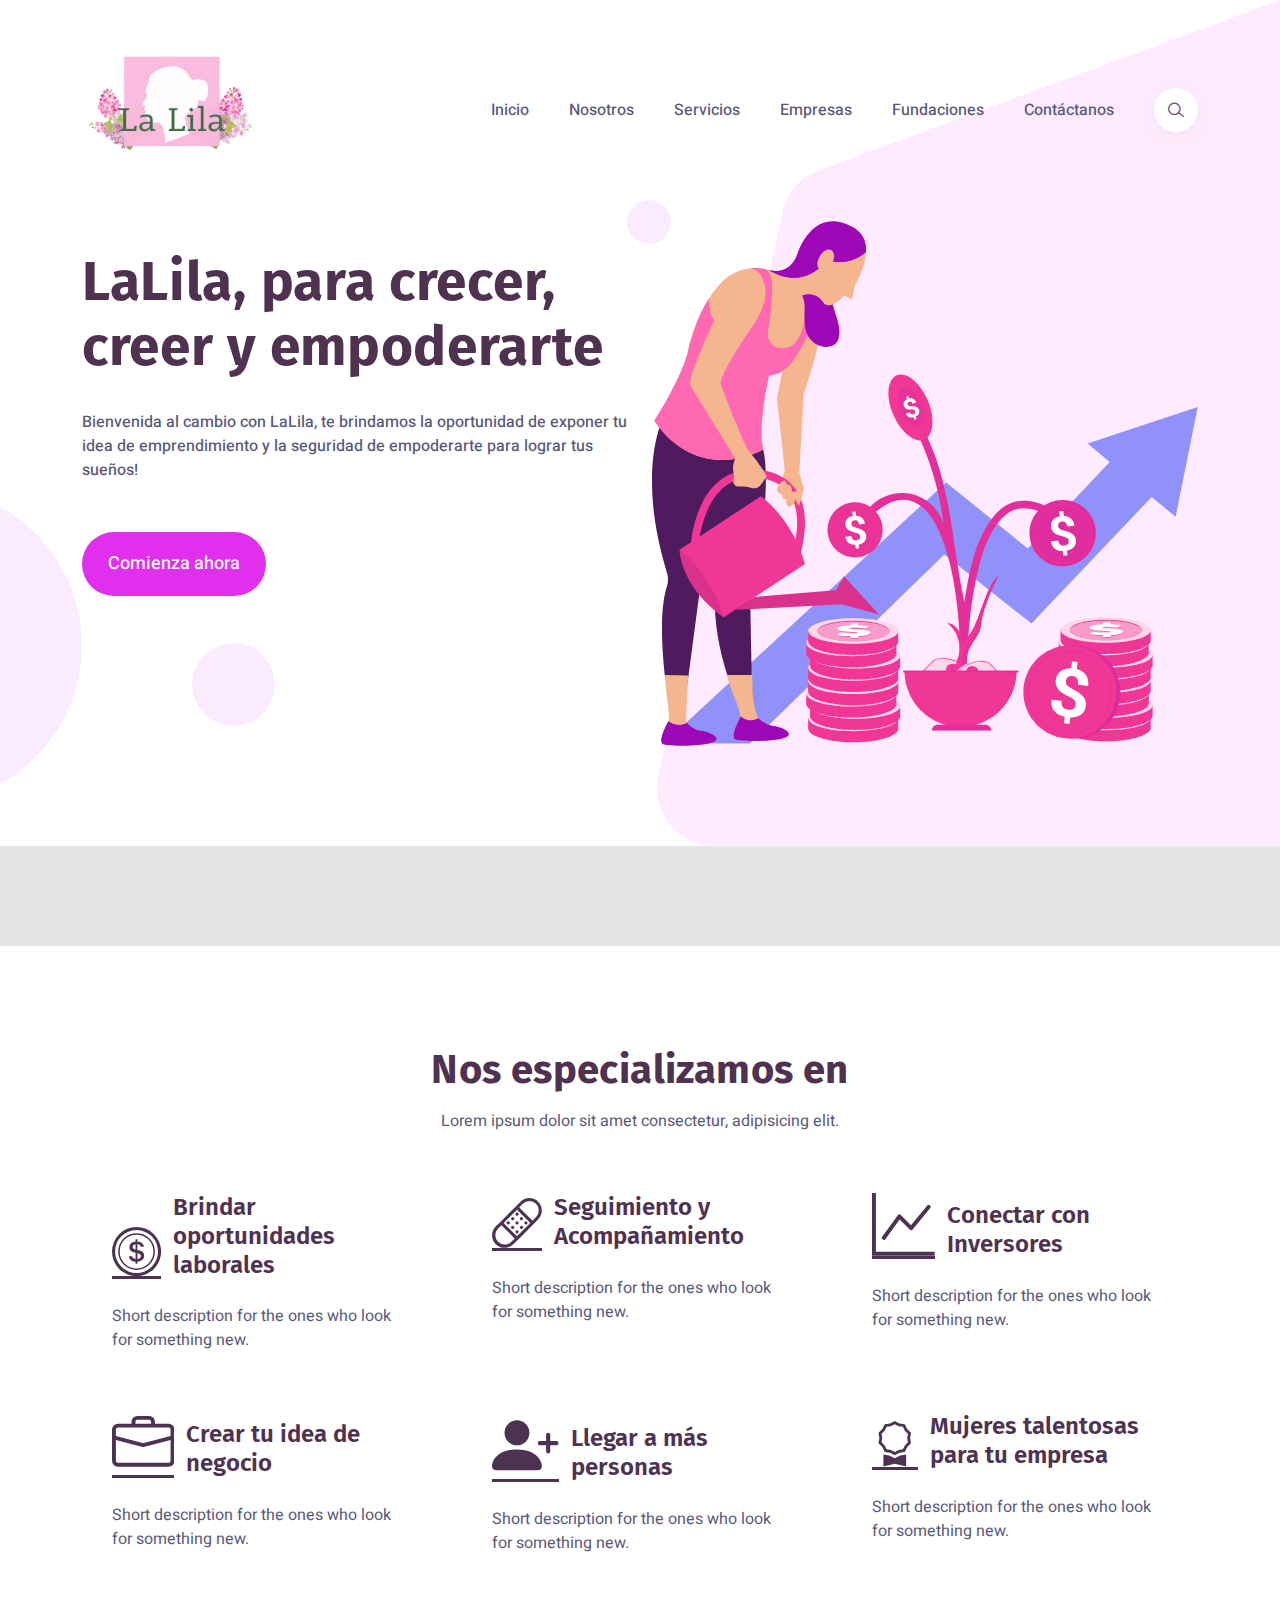
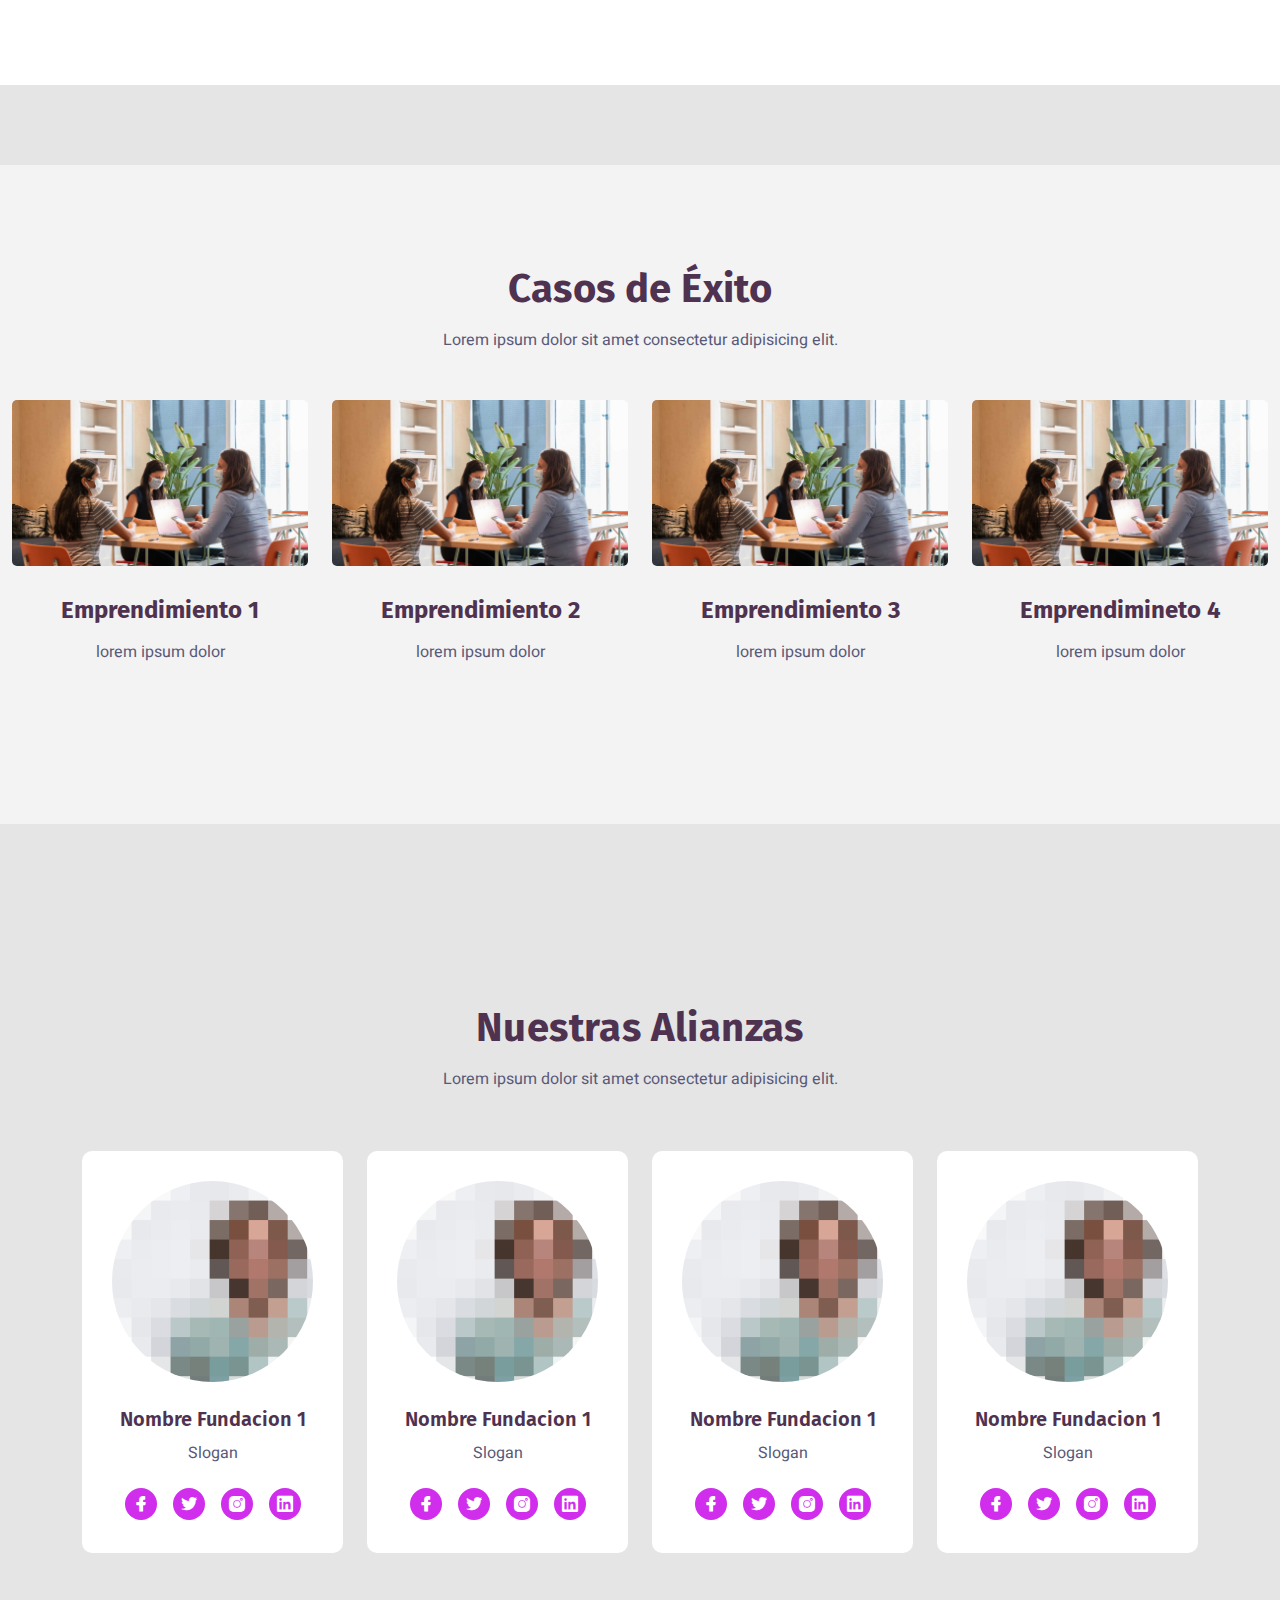
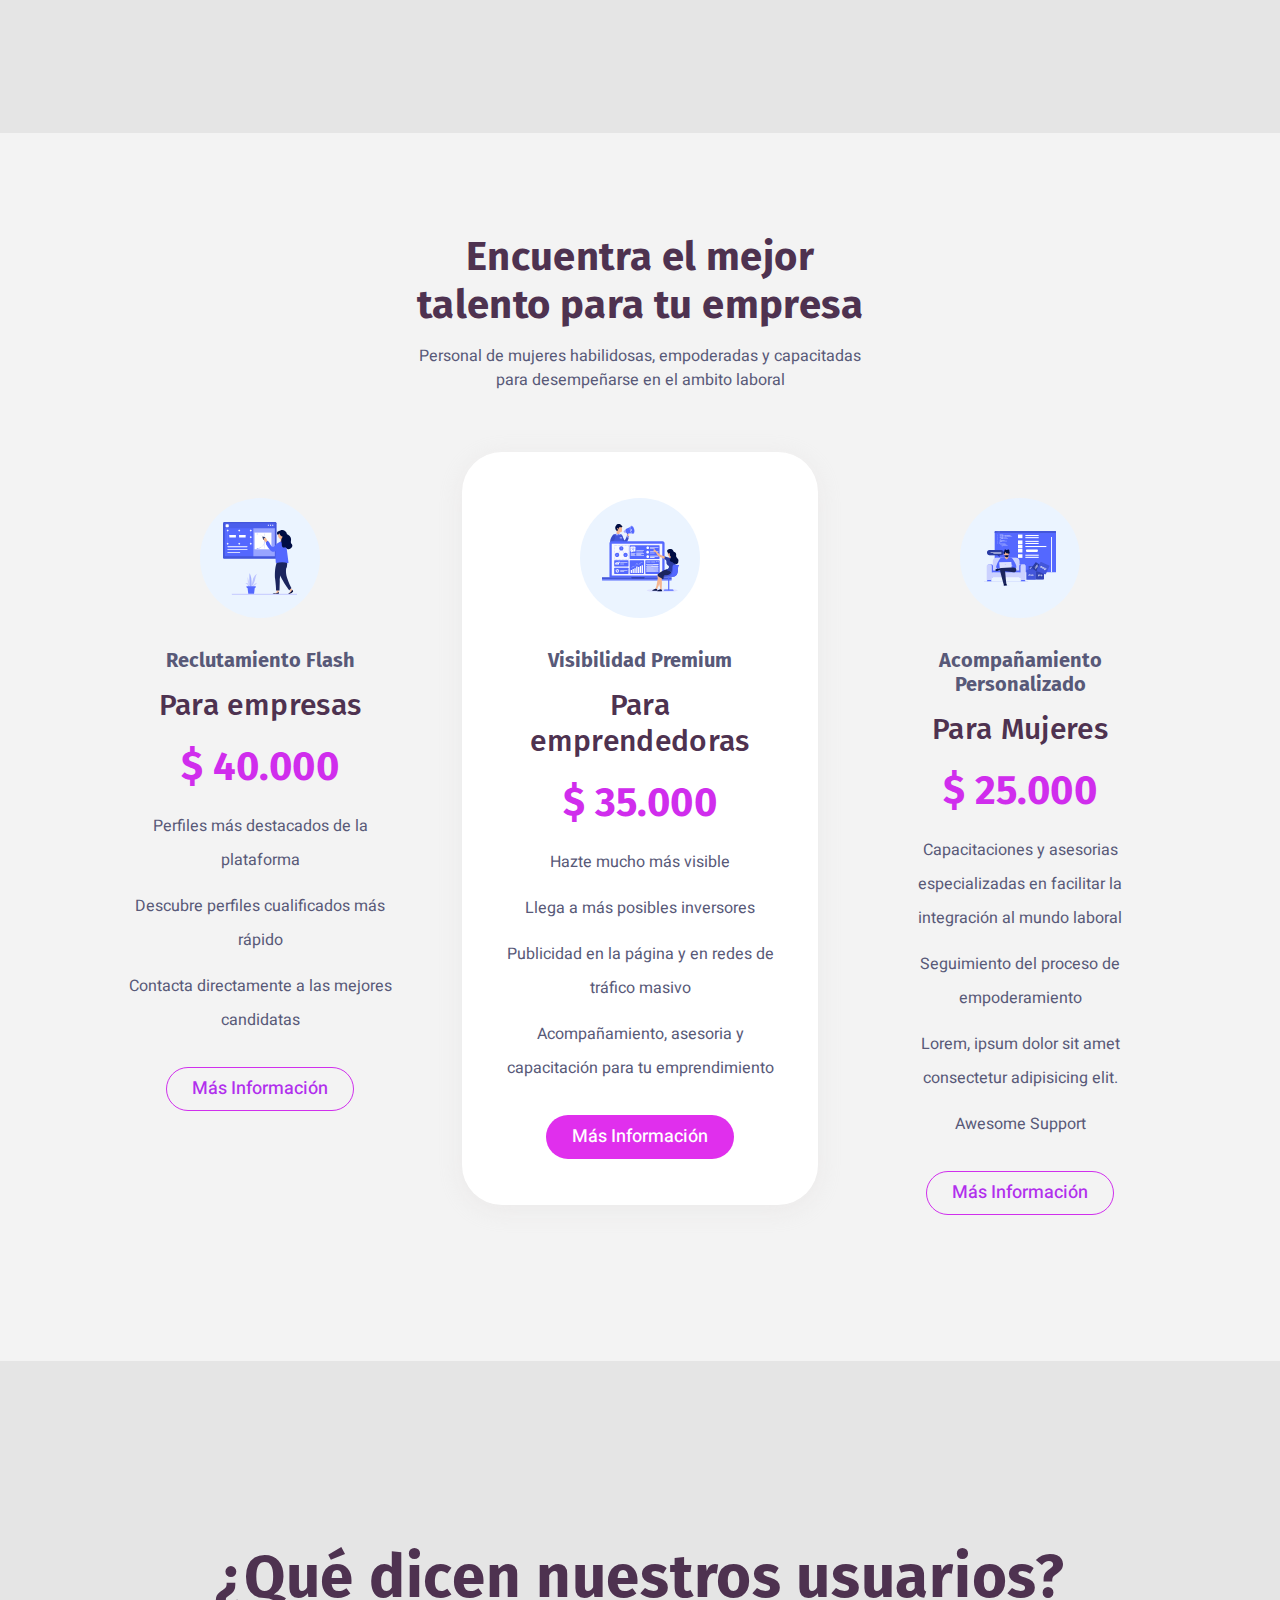
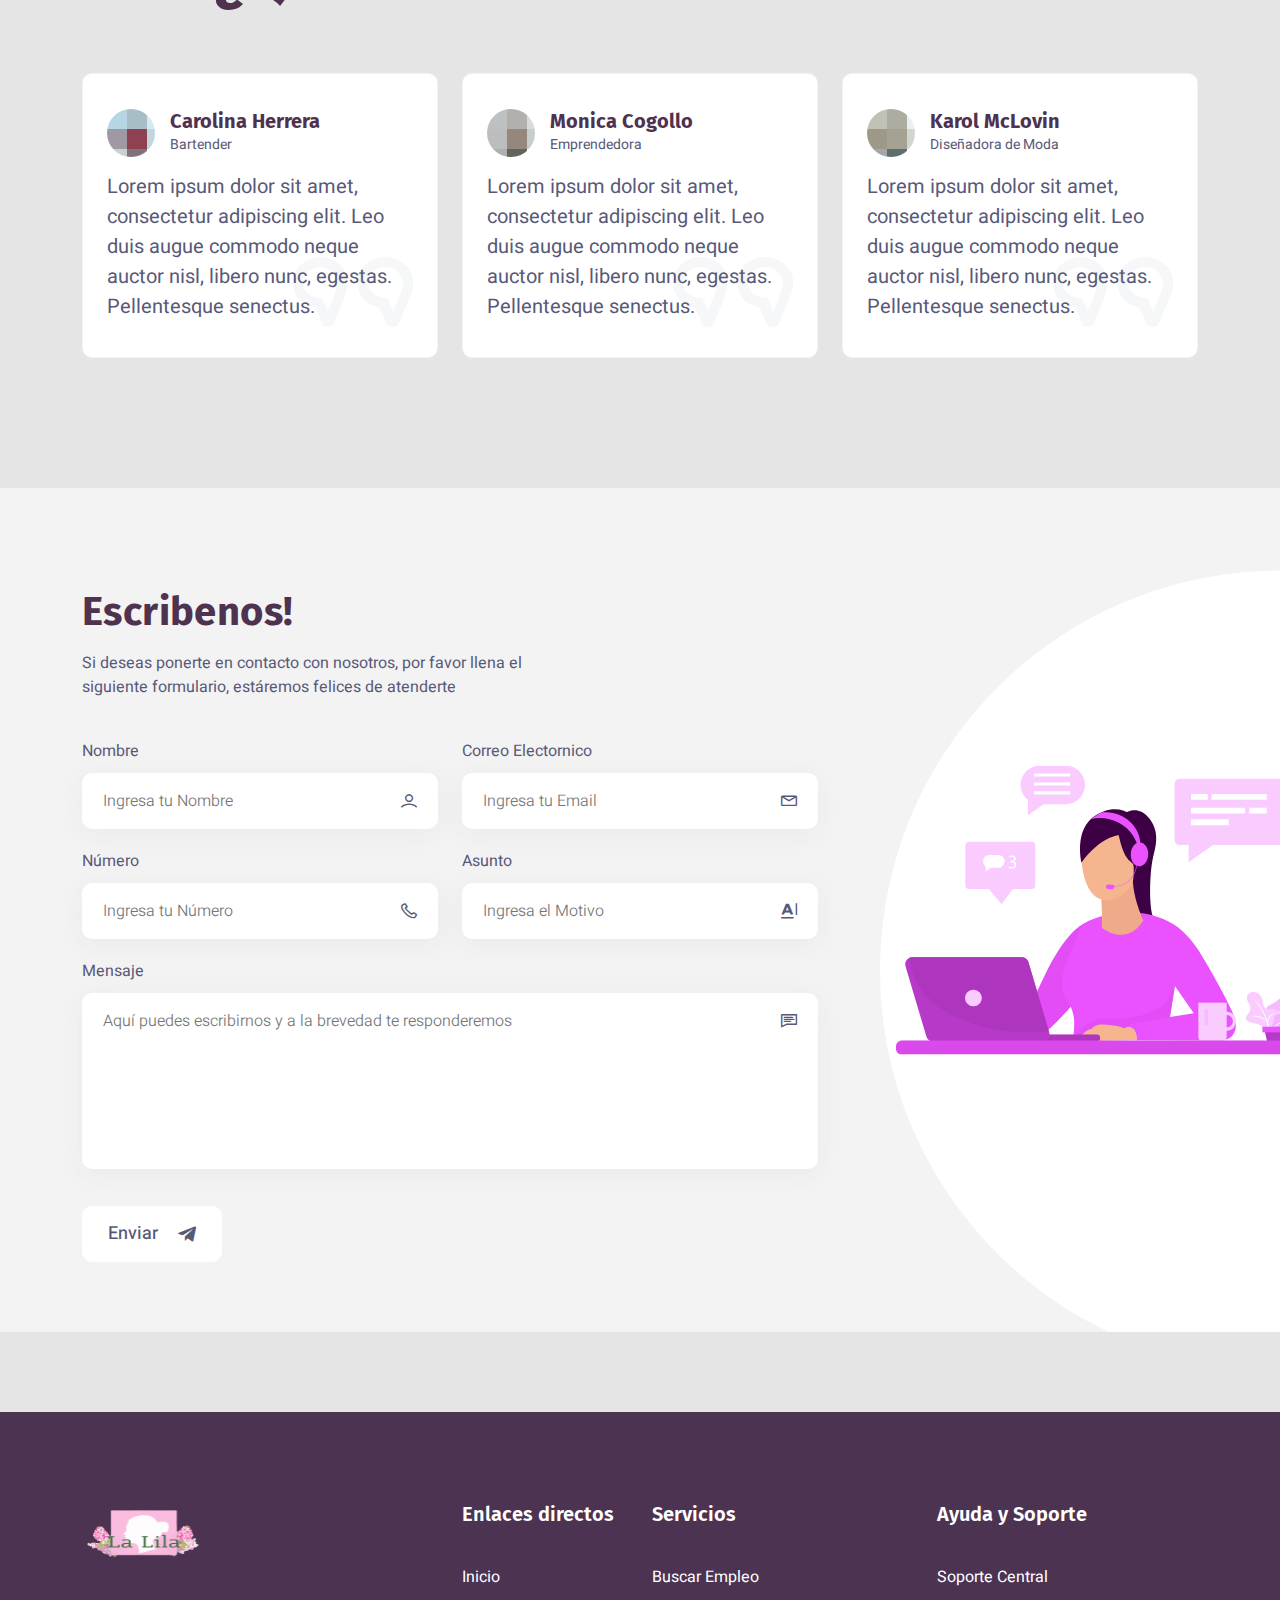
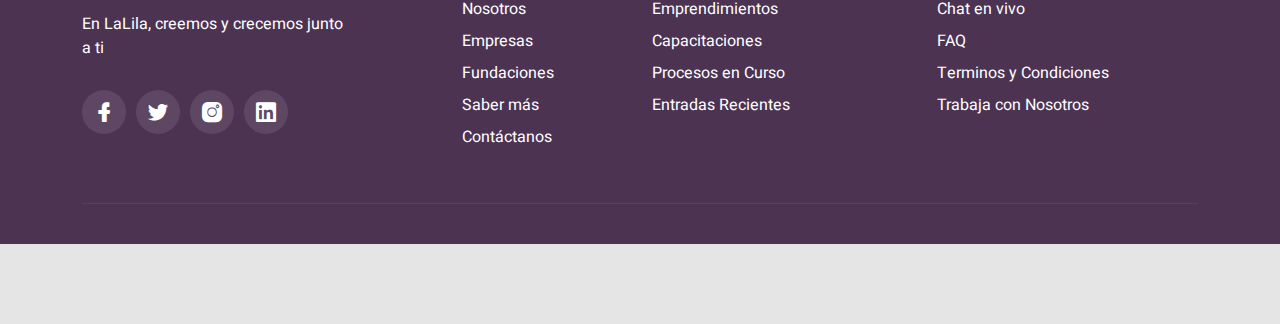
<file: index.html>
<!DOCTYPE html>
<html class="no-js" lang="">

<head>
  <meta charset="utf-8" />
  <meta http-equiv="x-ua-compatible" content="ie=edge" />
  <title>LaLila</title>
  <meta name="description" content="" />
  <meta name="viewport" content="width=device-width, initial-scale=1" />
  <link rel="shortcut icon" type="image/x-icon" href="assets/img/businesswoman.svg" />
  <!-- Place favicon.ico in the root directory -->

  <!-- ========================= CSS here ========================= -->
  <link rel="stylesheet" href="assets/css/bootstrap-5.0.0-alpha-2.min.css" />
  <link rel="stylesheet" href="assets/css/LineIcons.2.0.css" />
  <link rel="stylesheet" href="assets/css/tiny-slider.css" />
  <link rel="stylesheet" href="assets/css/glightbox.min.css" />
  <link rel="stylesheet" href="assets/css/animate.css" />
  <link rel="stylesheet" href="assets/css/lindy-uikit.css" />
</head>

<body style="background: #E5E5E5">
  <!--[if lte IE 9]>
      <p class="browserupgrade">
        You are using an <strong>outdated</strong> browser. Please
        <a href="https://browsehappy.com/">upgrade your browser</a> to improve
        your experience and security.
      </p>
    <![endif]-->

  <!-- ========================= preloader start ========================= -->
  <div class="preloader">
    <div class="loader">
      <div class="spinner">
        <div class="spinner-container">
          <div class="spinner-rotator">
            <div class="spinner-left">
              <div class="spinner-circle"></div>
            </div>
            <div class="spinner-right">
              <div class="spinner-circle"></div>
            </div>
          </div>
        </div>
      </div>
    </div>
  </div>
  <!-- ========================= preloader end ========================= -->

  <!-- ========================= hero-section-wrapper-1 start ========================= -->
  <section class="hero-section-wrapper-1 mb-100">

    <!-- ========================= header-4 start ========================= -->
    <header class="header header-4">
      <div class="navbar-area">
        <div class="container">
          <div class="row align-items-center">
            <div class="col-lg-12">
              <nav class="navbar navbar-expand-lg">
                <a class="navbar-brand" href="index.html">
                  <img src="assets/img/logo/lila.png" alt="Logo" />
                </a>
                <button class="navbar-toggler" type="button" data-toggle="collapse"
                  data-target="#navbarSupportedContent4" aria-controls="navbarSupportedContent4" aria-expanded="false"
                  aria-label="Toggle navigation">
                  <span class="toggler-icon"></span>
                  <span class="toggler-icon"></span>
                  <span class="toggler-icon"></span>
                </button>

                <div class="collapse navbar-collapse sub-menu-bar" id="navbarSupportedContent4">
                  <ul id="nav4" class="navbar-nav ml-auto">
                    <li class="nav-item">
                      <a class="page-scroll" href="index.html">Inicio</a>
                    </li>
                    <li class="nav-item">
                      <a class="page-scroll" href="about.html">Nosotros</a>
                    </li>
                    <li class="nav-item">
                      <a class="page-scroll" href="pricing.html">Servicios</a>
                    </li>
                    <li class="nav-item">
                      <a class="page-scroll" href="empresas.html">Empresas</a>
                    </li>
                    <li class="nav-item">
                      <a class="page-scroll" href="fundaciones.html">Fundaciones</a>
                    </li>
                    <li class="nav-item">
                      <a class="page-scroll" href="contact.html">Contáctanos</a>
                    </li>
                  </ul>

                </div>
                <div class="header-search">
                  <a href="#0"> <i class="lni lni-search-alt"></i> </a>
                  <form action="#">
                    <input type="text" placeholder="Contenido a buscar...">
                  </form>
                </div>
                <!-- navbar collapse -->
              </nav>
              <!-- navbar -->
            </div>
          </div>
          <!-- row -->
        </div>
        <!-- container -->
      </div>
      <!-- navbar area -->
    </header>
    <!-- ========================= header-4 end ========================= -->

    <!-- ========================= hero-1 start ========================= -->
    <div class="hero-section hero-style-1">
      <div class="container">
        <div class="row">
          <div class="col-lg-6">
            <div class="hero-content-wrapper">
              <h2>LaLila, para crecer, creer y empoderarte </h2>
              <p>Bienvenida al cambio con LaLila, te brindamos la oportunidad de exponer tu idea de emprendimiento y la
                seguridad de empoderarte para lograr tus sueños!</p>
              <a href="login.html" class="button button-lg radius-50">Comienza ahora</a>
            </div>
          </div>
          <div class="col-lg-6 align-self-end">
            <div class="hero-image">
              <img src="assets/img/hero/hero-1/hero-img.svg" alt="">
            </div>
          </div>
        </div>
      </div>
      <div class="shapes">
        <img src="assets/img/hero/hero-1/shape-1.svg" alt="" class="shape shape-1">
        <img src="assets/img/hero/hero-1/shape-2.svg" alt="" class="shape shape-2">
        <img src="assets/img/hero/hero-1/shape-3.svg" alt="" class="shape shape-3">
        <img src="assets/img/hero/hero-1/shape-4.svg" alt="" class="shape shape-4">
      </div>
    </div>
    <!-- ========================= hero-1 end ========================= -->

  </section>
  <!-- ========================= hero-section-wrapper-1 end ========================= -->

  <!-- ========================= feature style-1 start ========================= -->
  <section id="feature" class="feature-section feature-style-1 mb-80">
    <div class="container">
      <div class="row justify-content-center">
        <div class="col-xxl-5 col-xl-5 col-lg-7 col-md-8">
          <div class="section-title text-center mb-30">
            <h3 class="mb-15">Nos especializamos en</h3>
            <p>Lorem ipsum dolor sit amet consectetur, adipisicing elit. </p>
          </div>
        </div>
      </div>
      <div class="row">
        <div class="col-lg-4 col-md-6">
          <div class="single-feature">
            <div class="feature-top">
              <div class="icon">
                <svg xmlns="http://www.w3.org/2000/svg" fill="currentColor" class="bi bi-coin" viewBox="0 0 16 16">
                  <path
                    d="M5.5 9.511c.076.954.83 1.697 2.182 1.785V12h.6v-.709c1.4-.098 2.218-.846 2.218-1.932 0-.987-.626-1.496-1.745-1.76l-.473-.112V5.57c.6.068.982.396 1.074.85h1.052c-.076-.919-.864-1.638-2.126-1.716V4h-.6v.719c-1.195.117-2.01.836-2.01 1.853 0 .9.606 1.472 1.613 1.707l.397.098v2.034c-.615-.093-1.022-.43-1.114-.9H5.5zm2.177-2.166c-.59-.137-.91-.416-.91-.836 0-.47.345-.822.915-.925v1.76h-.005zm.692 1.193c.717.166 1.048.435 1.048.91 0 .542-.412.914-1.135.982V8.518l.087.02z" />
                  <path d="M8 15A7 7 0 1 1 8 1a7 7 0 0 1 0 14zm0 1A8 8 0 1 0 8 0a8 8 0 0 0 0 16z" />
                  <path d="M8 13.5a5.5 5.5 0 1 1 0-11 5.5 5.5 0 0 1 0 11zm0 .5A6 6 0 1 0 8 2a6 6 0 0 0 0 12z" />
                </svg>
              </div>
              <div class="heading">
                <h5>Brindar oportunidades laborales</h5>
              </div>
            </div>
            <div class="content">
              <p>Short description for the ones who look for something new.</p>
            </div>
          </div>
        </div>
        <div class="col-lg-4 col-md-6">
          <div class="single-feature">
            <div class="feature-top">
              <div class="icon">
                <svg xmlns="http://www.w3.org/2000/svg" fill="currentColor" class="bi bi-bandaid" viewBox="0 0 16 16">
                  <path
                    d="M14.121 1.879a3 3 0 0 0-4.242 0L8.733 3.026l4.261 4.26 1.127-1.165a3 3 0 0 0 0-4.242ZM12.293 8 8.027 3.734 3.738 8.031 8 12.293 12.293 8Zm-5.006 4.994L3.03 8.737 1.879 9.88a3 3 0 0 0 4.241 4.24l.006-.006 1.16-1.121ZM2.679 7.676l6.492-6.504a4 4 0 0 1 5.66 5.653l-1.477 1.529-5.006 5.006-1.523 1.472a4 4 0 0 1-5.653-5.66l.001-.002 1.505-1.492.001-.002Z" />
                  <path
                    d="M5.56 7.646a.5.5 0 1 1-.706.708.5.5 0 0 1 .707-.708Zm1.415-1.414a.5.5 0 1 1-.707.707.5.5 0 0 1 .707-.707ZM8.39 4.818a.5.5 0 1 1-.708.707.5.5 0 0 1 .707-.707Zm0 5.657a.5.5 0 1 1-.708.707.5.5 0 0 1 .707-.707ZM9.803 9.06a.5.5 0 1 1-.707.708.5.5 0 0 1 .707-.707Zm1.414-1.414a.5.5 0 1 1-.706.708.5.5 0 0 1 .707-.708ZM6.975 9.06a.5.5 0 1 1-.707.708.5.5 0 0 1 .707-.707ZM8.39 7.646a.5.5 0 1 1-.708.708.5.5 0 0 1 .707-.708Zm1.413-1.414a.5.5 0 1 1-.707.707.5.5 0 0 1 .707-.707Z" />
                </svg>
              </div>
              <div class="heading">
                <h5>Seguimiento y Acompañamiento</h5>
              </div>
            </div>
            <div class="content">
              <p>Short description for the ones who look for something new.</p>
            </div>
          </div>
        </div>
        <div class="col-lg-4 col-md-6">
          <div class="single-feature">
            <div class="feature-top">
              <div class="icon">
                <svg xmlns="http://www.w3.org/2000/svg" fill="currentColor" class="bi bi-graph-up" viewBox="0 0 16 16">
                  <path fill-rule="evenodd"
                    d="M0 0h1v15h15v1H0V0Zm14.817 3.113a.5.5 0 0 1 .07.704l-4.5 5.5a.5.5 0 0 1-.74.037L7.06 6.767l-3.656 5.027a.5.5 0 0 1-.808-.588l4-5.5a.5.5 0 0 1 .758-.06l2.609 2.61 4.15-5.073a.5.5 0 0 1 .704-.07Z" />
                </svg>
              </div>
              <div class="heading">
                <h5>Conectar con Inversores</h5>
              </div>
            </div>
            <div class="content">
              <p>Short description for the ones who look for something new.</p>
            </div>
          </div>
        </div>
        <div class="col-lg-4 col-md-6">
          <div class="single-feature">
            <div class="feature-top">
              <div class="icon">
                <svg xmlns="http://www.w3.org/2000/svg" fill="currentColor" class="bi bi-briefcase" viewBox="0 0 16 16">
                  <path
                    d="M6.5 1A1.5 1.5 0 0 0 5 2.5V3H1.5A1.5 1.5 0 0 0 0 4.5v8A1.5 1.5 0 0 0 1.5 14h13a1.5 1.5 0 0 0 1.5-1.5v-8A1.5 1.5 0 0 0 14.5 3H11v-.5A1.5 1.5 0 0 0 9.5 1h-3zm0 1h3a.5.5 0 0 1 .5.5V3H6v-.5a.5.5 0 0 1 .5-.5zm1.886 6.914L15 7.151V12.5a.5.5 0 0 1-.5.5h-13a.5.5 0 0 1-.5-.5V7.15l6.614 1.764a1.5 1.5 0 0 0 .772 0zM1.5 4h13a.5.5 0 0 1 .5.5v1.616L8.129 7.948a.5.5 0 0 1-.258 0L1 6.116V4.5a.5.5 0 0 1 .5-.5z" />
                </svg>
              </div>
              <div class="heading">
                <h5>Crear tu idea de negocio</h5>
              </div>
            </div>
            <div class="content">
              <p>Short description for the ones who look for something new.</p>
            </div>
          </div>
        </div>
        <div class="col-lg-4 col-md-6">
          <div class="single-feature">
            <div class="feature-top">
              <div class="icon">
                <svg xmlns="http://www.w3.org/2000/svg" fill="currentColor" class="bi bi-person-plus-fill"
                  viewBox="0 0 16 16">
                  <path d="M1 14s-1 0-1-1 1-4 6-4 6 3 6 4-1 1-1 1H1zm5-6a3 3 0 1 0 0-6 3 3 0 0 0 0 6z" />
                  <path fill-rule="evenodd"
                    d="M13.5 5a.5.5 0 0 1 .5.5V7h1.5a.5.5 0 0 1 0 1H14v1.5a.5.5 0 0 1-1 0V8h-1.5a.5.5 0 0 1 0-1H13V5.5a.5.5 0 0 1 .5-.5z" />
                </svg>
              </div>
              <div class="heading">
                <h5>Llegar a más personas</h5>
              </div>
            </div>
            <div class="content">
              <p>Short description for the ones who look for something new.</p>
            </div>
          </div>
        </div>
        <div class="col-lg-4 col-md-6">
          <div class="single-feature">
            <div class="feature-top">
              <div class="icon">
                <svg xmlns="http://www.w3.org/2000/svg" fill="currentColor" class="bi bi-award" viewBox="0 0 16 16">
                  <path
                    d="M9.669.864 8 0 6.331.864l-1.858.282-.842 1.68-1.337 1.32L2.6 6l-.306 1.854 1.337 1.32.842 1.68 1.858.282L8 12l1.669-.864 1.858-.282.842-1.68 1.337-1.32L13.4 6l.306-1.854-1.337-1.32-.842-1.68L9.669.864zm1.196 1.193.684 1.365 1.086 1.072L12.387 6l.248 1.506-1.086 1.072-.684 1.365-1.51.229L8 10.874l-1.355-.702-1.51-.229-.684-1.365-1.086-1.072L3.614 6l-.25-1.506 1.087-1.072.684-1.365 1.51-.229L8 1.126l1.356.702 1.509.229z" />
                  <path d="M4 11.794V16l4-1 4 1v-4.206l-2.018.306L8 13.126 6.018 12.1 4 11.794z" />
                </svg>
              </div>
              <div class="heading">
                <h5>Mujeres talentosas para tu empresa</h5>
              </div>
            </div>
            <div class="content">
              <p>Short description for the ones who look for something new.</p>
            </div>
          </div>
        </div>
      </div>
    </div>
  </section>
  <!-- ========================= feature style-1 end ========================= -->


  <!-- ========================= gallery style-2 start ========================= -->
  <section class="gallery-section gallery-style-2 mb-80">
    <div class="gallery-wrapper">
      <div class="section-title text-center mb-60">
        <h3 class="mb-15">Casos de Éxito</h3>
        <p>Lorem ipsum dolor sit amet consectetur adipisicing elit.</p>
        <div class="container-fluid mt-5">
          <div class="row">
            <div class="col-lg-3 col-md-6 col-sm-6">
              <div class="single-gallery">
                <div class="image">
                  <img src="assets/img/gallery/gallery-1/emprendimiento.jpg" alt="">
                  <div class="overlay">
                    <div class="action">
                      <a href="#0"> <i class="lni lni-link"></i> </a>
                    </div>
                  </div>
                </div>
                <div class="info">
                  <h5>Emprendimiento 1</h5>
                  <p>lorem ipsum dolor</p>
                </div>
              </div>
            </div>
            <div class="col-lg-3 col-md-6 col-sm-6">
              <div class="single-gallery">
                <div class="image">
                  <img src="assets/img/gallery/gallery-1/emprendimiento.jpg" alt="">
                  <div class="overlay">
                    <div class="action">
                      <a href="#0"> <i class="lni lni-link"></i> </a>
                    </div>
                  </div>
                </div>
                <div class="info">
                  <h5>Emprendimiento 2</h5>
                  <p>lorem ipsum dolor</p>
                </div>
              </div>
            </div>
            <div class="col-lg-3 col-md-6 col-sm-6">
              <div class="single-gallery">
                <div class="image">
                  <img src="assets/img/gallery/gallery-1/emprendimiento.jpg" alt="">
                  <div class="overlay">
                    <div class="action">
                      <a href="#0"> <i class="lni lni-link"></i> </a>
                    </div>
                  </div>
                </div>
                <div class="info">
                  <h5>Emprendimiento 3</h5>
                  <p>lorem ipsum dolor</p>
                </div>
              </div>
            </div>
            <div class="col-lg-3 col-md-6 col-sm-6">
              <div class="single-gallery">
                <div class="image">
                  <img src="assets/img/gallery/gallery-1/emprendimiento.jpg" alt="">
                  <div class="overlay">
                    <div class="action">
                      <a href="#0"> <i class="lni lni-link"></i> </a>
                    </div>
                  </div>
                </div>
                <div class="info">
                  <h5>Emprendimineto 4</h5>
                  <p>lorem ipsum dolor</p>
                </div>
              </div>
            </div>
          </div>
        </div>
      </div>
  </section>
  <!-- ========================= gallery style-2 end ========================= -->



  <!-- ========================= team style-1 start ========================= -->
  <section class="team-section team-style-1 mb-80">
    <div class="container">
      <div class="row justify-content-center">
        <div class="col-xxl-5 col-xl-5 col-lg-7 col-md-10">
          <div class="section-title text-center mb-60">
            <h3 class="mb-15">Nuestras Alianzas</h3>
            <p>Lorem ipsum dolor sit amet consectetur adipisicing elit.</p>
          </div>
        </div>
      </div>

      <div class="row justify-content-center">
        <div class="col-xl-3 col-md-6 col-sm-10">
          <div class="single-team">
            <div class="image">
              <img src="assets/img/team/team-1/team-1.png" alt="">
            </div>
            <div class="info">
              <h6>Nombre Fundacion 1</h6>
              <p>Slogan</p>
              <ul class="socials">
                <li>
                  <a href="#0"> <i class="lni lni-facebook-filled"></i> </a>
                </li>
                <li>
                  <a href="#0"> <i class="lni lni-twitter-filled"></i> </a>
                </li>
                <li>
                  <a href="#0"> <i class="lni lni-instagram-filled"></i> </a>
                </li>
                <li>
                  <a href="#0"> <i class="lni lni-linkedin-original"></i> </a>
                </li>
              </ul>
            </div>
          </div>
        </div>
        <div class="col-xl-3 col-md-6 col-sm-10">
          <div class="single-team">
            <div class="image">
              <img src="assets/img/team/team-1/team-1.png" alt="">
            </div>
            <div class="info">
              <h6>Nombre Fundacion 1</h6>
              <p>Slogan</p>
              <ul class="socials">
                <li>
                  <a href="#0"> <i class="lni lni-facebook-filled"></i> </a>
                </li>
                <li>
                  <a href="#0"> <i class="lni lni-twitter-filled"></i> </a>
                </li>
                <li>
                  <a href="#0"> <i class="lni lni-instagram-filled"></i> </a>
                </li>
                <li>
                  <a href="#0"> <i class="lni lni-linkedin-original"></i> </a>
                </li>
              </ul>
            </div>
          </div>
        </div>
        <div class="col-xl-3 col-md-6 col-sm-10">
          <div class="single-team">
            <div class="image">
              <img src="assets/img/team/team-1/team-1.png" alt="">
            </div>
            <div class="info">
              <h6>Nombre Fundacion 1</h6>
              <p>Slogan</p>
              <ul class="socials">
                <li>
                  <a href="#0"> <i class="lni lni-facebook-filled"></i> </a>
                </li>
                <li>
                  <a href="#0"> <i class="lni lni-twitter-filled"></i> </a>
                </li>
                <li>
                  <a href="#0"> <i class="lni lni-instagram-filled"></i> </a>
                </li>
                <li>
                  <a href="#0"> <i class="lni lni-linkedin-original"></i> </a>
                </li>
              </ul>
            </div>
          </div>
        </div>
        <div class="col-xl-3 col-md-6 col-sm-10">
          <div class="single-team">
            <div class="image">
              <img src="assets/img/team/team-1/team-1.png" alt="">
            </div>
            <div class="info">
              <h6>Nombre Fundacion 1</h6>
              <p>Slogan</p>
              <ul class="socials">
                <li>
                  <a href="#0"> <i class="lni lni-facebook-filled"></i> </a>
                </li>
                <li>
                  <a href="#0"> <i class="lni lni-twitter-filled"></i> </a>
                </li>
                <li>
                  <a href="#0"> <i class="lni lni-instagram-filled"></i> </a>
                </li>
                <li>
                  <a href="#0"> <i class="lni lni-linkedin-original"></i> </a>
                </li>
              </ul>
            </div>
          </div>
        </div>
      </div>
    </div>
  </section>

  <section class="pricing-section pricing-style-2 mb-80">
    <div class="container">
      <div class="row justify-content-center">
        <div class="col-xxl-5 col-xl-5 col-lg-7 col-md-10">
          <div class="section-title text-center mb-60">
            <h3 class="mb-15">Encuentra el mejor talento para tu empresa</h3>
            <p>Personal de mujeres habilidosas, empoderadas y capacitadas para desempeñarse en el ambito laboral</p>
          </div>
        </div>
      </div>

      <div class="row justify-content-center">
        <div class="col-lg-4 col-md-8 col-sm-10">
          <div class="single-pricing">
            <div class="image">
              <img src="assets/img/pricing/pricing-1/pricing-1.svg" alt="">
            </div>
            <h6>Reclutamiento Flash</h6>
            <h4>Para empresas</h4>
            <h3>$ 40.000</h3>
            <ul>
              <li>Perfiles más destacados de la plataforma</li>
              <li>Descubre perfiles cualificados más rápido</li>
              <li>Contacta directamente a las mejores candidatas </li>
            </ul>
            <a href="#0" class="button border-button radius-30">Más Información</a>
          </div>
        </div>
        <div class="col-lg-4 col-md-8 col-sm-10">
          <div class="single-pricing active">
            <div class="image">
              <img src="assets/img/pricing/pricing-1/pricing-2.svg" alt="">
            </div>
            <h6>Visibilidad Premium</h6>
            <h4>Para emprendedoras</h4>
            <h3>$ 35.000</h3>
            <ul>
              <li>Hazte mucho más visible</li>
              <li>Llega a más posibles inversores</li>
              <li>Publicidad en la página y en redes de tráfico masivo</li>
              <li>Acompañamiento, asesoria y capacitación para tu emprendimiento</li>
            </ul>
            <a href="#0" class="button radius-30">Más Información</a>
          </div>
        </div>
        <div class="col-lg-4 col-md-8 col-sm-10">
          <div class="single-pricing">
            <div class="image">
              <img src="assets/img/pricing/pricing-1/pricing-3.svg" alt="">
            </div>
            <h6>Acompañamiento Personalizado</h6>
            <h4>Para Mujeres</h4>
            <h3>$ 25.000</h3>
            <ul>
              <li>Capacitaciones y asesorias especializadas en facilitar la integración al mundo laboral</li>
              <li>Seguimiento del proceso de empoderamiento</li>
              <li>Lorem, ipsum dolor sit amet consectetur adipisicing elit.</li>
              <li>Awesome Support</li>
            </ul>
            <a href="#0" class="button border-button radius-30">Más Información</a>
          </div>
        </div>
      </div>

    </div>
  </section>


  <section class="testimonial-section testimonial-style-2">
    <div class="container">
      <div class="row">
        <div class="col-lg-12">
          <div class="section-title text-center mb-60">
            <h2>¿Qué dicen nuestros usuarios?</h2>
          </div>
        </div>
      </div>

      <div class="row">
        <div class="col-xl-4 col-md-6">
          <div class="single-testimonial">
            <div class="content-wrapper">
              <div class="info">
                <div class="image">
                  <img src="assets/img/testimonial/testimonial-2/testimonial-1.png" alt="">
                </div>
                <div class="text">
                  <h6>Carolina Herrera</h6>
                  <p>Bartender</p>
                </div>
              </div>
              <div class="content">
                <p>Lorem ipsum dolor sit amet, consectetur adipiscing elit. Leo duis augue commodo neque auctor nisl,
                  libero nunc, egestas. Pellentesque senectus.</p>
                <div class="quote">
                  <i class="lni lni-quotation"></i>
                </div>
              </div>
            </div>
          </div>
        </div>
        <div class="col-xl-4 col-md-6">
          <div class="single-testimonial">
            <div class="content-wrapper">
              <div class="info">
                <div class="image">
                  <img src="assets/img/testimonial/testimonial-2/testimonial-2.png" alt="">
                </div>
                <div class="text">
                  <h6>Monica Cogollo</h6>
                  <p>Emprendedora</p>
                </div>
              </div>
              <div class="content">
                <p>Lorem ipsum dolor sit amet, consectetur adipiscing elit. Leo duis augue commodo neque auctor nisl,
                  libero nunc, egestas. Pellentesque senectus.</p>
                <div class="quote">
                  <i class="lni lni-quotation"></i>
                </div>
              </div>
            </div>
          </div>
        </div>
        <div class="col-xl-4 col-md-6">
          <div class="single-testimonial">
            <div class="content-wrapper">
              <div class="info">
                <div class="image">
                  <img src="assets/img/testimonial/testimonial-2/testimonial-3.png" alt="">
                </div>
                <div class="text">
                  <h6>Karol McLovin</h6>
                  <p>Diseñadora de Moda</p>
                </div>
              </div>
              <div class="content">
                <p>Lorem ipsum dolor sit amet, consectetur adipiscing elit. Leo duis augue commodo neque auctor nisl,
                  libero nunc, egestas. Pellentesque senectus.</p>
                <div class="quote">
                  <i class="lni lni-quotation"></i>
                </div>
              </div>
            </div>
          </div>
        </div>
      </div>

    </div>
  </section>
  <!-- ========================= contact style-1 start ========================= -->
  <section id="contact" class="contact-section contact-style-1 mb-80">
    <div class="container">
      <div class="row">
        <div class="col-lg-8">

          <div class="row">
            <div class="col-xxl-7 col-xl-8 col-lg-10">
              <div class="section-title mb-40">
                <h3 class="mb-15">Escribenos!</h3>
                <p>Si deseas ponerte en contacto con nosotros, por favor llena el siguiente formulario, estáremos
                  felices de atenderte</p>
              </div>
            </div>
          </div>

          <div class="contact-form-wrapper">
            <form action="assets/php/contact.php" method="POST">
              <div class="row">
                <div class="col-md-6">
                  <div class="single-input">
                    <label for="name">Nombre</label>
                    <input type="text" id="name" name="name" class="form-input" placeholder="Ingresa tu Nombre">
                    <i class="lni lni-user"></i>
                  </div>
                </div>
                <div class="col-md-6">
                  <div class="single-input">
                    <label for="email">Correo Electornico</label>
                    <input type="email" id="email" name="email" class="form-input" placeholder="Ingresa tu Email">
                    <i class="lni lni-envelope"></i>
                  </div>
                </div>
                <div class="col-md-6">
                  <div class="single-input">
                    <label for="number">Número</label>
                    <input type="text" id="number" name="number" class="form-input" placeholder="Ingresa tu Número">
                    <i class="lni lni-phone"></i>
                  </div>
                </div>
                <div class="col-md-6">
                  <div class="single-input">
                    <label for="subject">Asunto</label>
                    <input type="text" id="subject" name="subject" class="form-input" placeholder="Ingresa el Motivo">
                    <i class="lni lni-text-format"></i>
                  </div>
                </div>
                <div class="col-md-12">
                  <div class="single-input">
                    <label for="message">Mensaje</label>
                    <textarea name="message" id="message" class="form-input"
                      placeholder="Aquí puedes escribirnos y a la brevedad te responderemos" rows="6"></textarea>
                    <i class="lni lni-comments-alt"></i>
                  </div>
                </div>
                <div class="col-md-12">
                  <div class="form-button">
                    <button type="submit" class="button radius-10">Enviar<i class="lni lni-telegram-original"></i>
                    </button>
                  </div>
                </div>
              </div>
            </form>
          </div>

        </div>
      </div>
    </div>

    <div class="contact-image">
      <img src="assets/img/contact/contact-1/illustation.svg" alt="">
    </div>
  </section>
  <!-- ========================= contact style-1 end ========================= -->

  <!-- ========================= footer style-1 footer-dark start ========================= -->
  <footer class="footer footer-style-1 footer-dark mb-80">
    <div class="container">
      <div class="widget-wrapper">
        <div class="row">
          <div class="col-xl-3 col-lg-4 col-md-6">
            <div class="footer-widget">
              <div class="logo">
                <a href="#0"> <img width="124" height="90" src="assets/img/logo/lila.png" alt=""> </a>
              </div>
              <p class="desc">En LaLila, creemos y crecemos junto a ti</p>
              <ul class="socials">
                <li> <a href="#0"> <i class="lni lni-facebook-filled"></i> </a> </li>
                <li> <a href="#0"> <i class="lni lni-twitter-filled"></i> </a> </li>
                <li> <a href="#0"> <i class="lni lni-instagram-filled"></i> </a> </li>
                <li> <a href="#0"> <i class="lni lni-linkedin-original"></i> </a> </li>
              </ul>
            </div>
          </div>
          <div class="col-xl-2 offset-xl-1 col-lg-2 col-md-6 col-sm-6">
            <div class="footer-widget">
              <h6>Enlaces directos</h6>
              <ul class="links">
                <li> <a href="index.html">Inicio</a> </li>
                <li> <a href="about.html">Nosotros</a> </li>
                <li> <a href="empresas.html">Empresas</a> </li>
                <li> <a href="fundaciones.html">Fundaciones</a> </li>
                <li> <a href="#0">Saber más</a> </li>
                <li> <a href="contact.html">Contáctanos</a> </li>
              </ul>
            </div>
          </div>
          <div class="col-xl-3 col-lg-3 col-md-6 col-sm-6">
            <div class="footer-widget">
              <h6>Servicios</h6>
              <ul class="links">
                <li> <a href="#0">Buscar Empleo</a> </li>
                <li> <a href="#0">Emprendimientos</a> </li>
                <li> <a href="#0">Capacitaciones</a> </li>
                <li> <a href="#0">Procesos en Curso</a> </li>
                <li> <a href="#0">Entradas Recientes</a> </li>
              </ul>
            </div>
          </div>
          <div class="col-xl-3 col-lg-3 col-md-6">
            <div class="footer-widget">
              <h6>Ayuda y Soporte</h6>
              <ul class="links">
                <li> <a href="#0">Soporte Central</a> </li>
                <li> <a href="#0">Chat en vivo</a> </li>
                <li> <a href="#0">FAQ</a> </li>
                <li> <a href="#0">Terminos y Condiciones</a> </li>
                <li> <a href="#0">Trabaja con Nosotros</a> </li>
              </ul>
            </div>
          </div>
        </div>
      </div>
      <div class="copyright-wrapper">
        <!-- Comentario cualquiera -->
      </div>
    </div>
  </footer>
  <!-- ========================= footer style-1 footer-dark end ========================= -->


  <!-- ========================= JS here ========================= -->
  <script src="assets/js/bootstrap.5.0.0.alpha-2-min.js"></script>
  <script src="assets/js/tiny-slider.js"></script>
  <script src="assets/js/count-up.min.js"></script>
  <script src="assets/js/imagesloaded.min.js"></script>
  <script src="assets/js/isotope.min.js"></script>
  <script src="assets/js/glightbox.min.js"></script>
  <script src="assets/js/wow.min.js"></script>
  <script src="assets/js/main.js"></script>

  <script>

    // ============= video popup
    GLightbox({
      'href': 'assets/video/video.mp4',
      'type': 'video',
      'source': 'local', //vimeo, youtube or local
      'width': 900,
      'autoplayVideos': true,
    });

    // header-2  toggler-icon
    let navbarToggler2 = document.querySelector(".header-2 .navbar-toggler");
    var navbarCollapse2 = document.querySelector(".header-2 .navbar-collapse");

    document.querySelectorAll(".header-2 .page-scroll").forEach(e =>
      e.addEventListener("click", () => {
        navbarToggler2.classList.remove("active");
        navbarCollapse2.classList.remove('show')
      })
    );
    navbarToggler2.addEventListener('click', function () {
      navbarToggler2.classList.toggle("active");
    })


    // header-4  toggler-icon
    let navbarToggler4 = document.querySelector(".header-4 .navbar-toggler");
    var navbarCollapse4 = document.querySelector(".header-4 .navbar-collapse");

    document.querySelectorAll(".header-4 .page-scroll").forEach(e =>
      e.addEventListener("click", () => {
        navbarToggler4.classList.remove("active");
        navbarCollapse4.classList.remove('show')
      })
    );
    navbarToggler4.addEventListener('click', function () {
      navbarToggler4.classList.toggle("active");
    })

  </script>
  <script>
    //============== isotope masonry js with imagesloaded
    imagesLoaded('#gallery', function () {
      var elem = document.querySelector('.grid');
      var iso = new Isotope(elem, {
        // options
        itemSelector: '.grid-item',
        masonry: {
          // use outer width of grid-sizer for columnWidth
          columnWidth: '.grid-item'
        }
      });

    });

  </script>

  <script src="https://cdn.jsdelivr.net/npm/@popperjs/core@2.10.2/dist/umd/popper.min.js"
    integrity="sha384-7+zCNj/IqJ95wo16oMtfsKbZ9ccEh31eOz1HGyDuCQ6wgnyJNSYdrPa03rtR1zdB"
    crossorigin="anonymous"></script>
  <script src="https://cdn.jsdelivr.net/npm/bootstrap@5.1.3/dist/js/bootstrap.min.js"
    integrity="sha384-QJHtvGhmr9XOIpI6YVutG+2QOK9T+ZnN4kzFN1RtK3zEFEIsxhlmWl5/YESvpZ13"
    crossorigin="anonymous"></script>
  <script src="https://cdn.jsdelivr.net/npm/bootstrap@5.1.3/dist/js/bootstrap.bundle.min.js"
    integrity="sha384-ka7Sk0Gln4gmtz2MlQnikT1wXgYsOg+OMhuP+IlRH9sENBO0LRn5q+8nbTov4+1p"
    crossorigin="anonymous"></script>

</body>

</html>
</file>
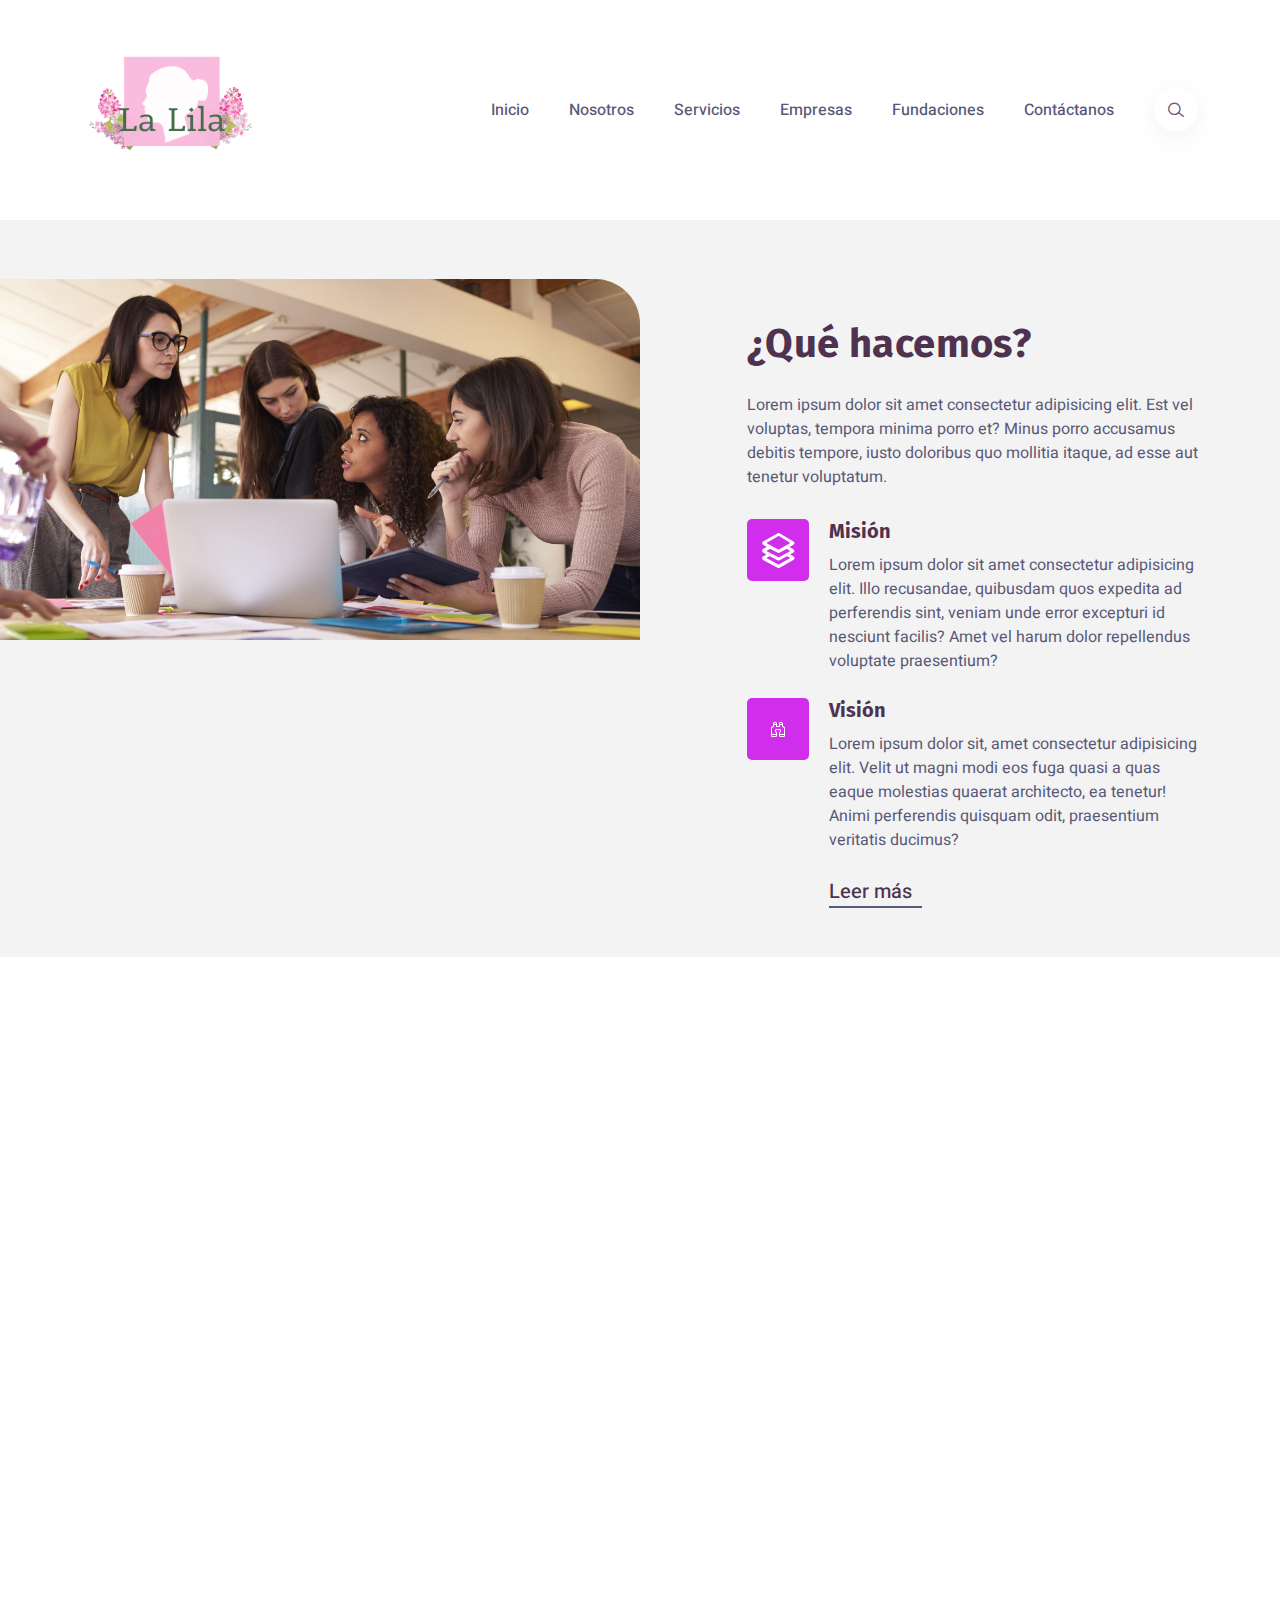
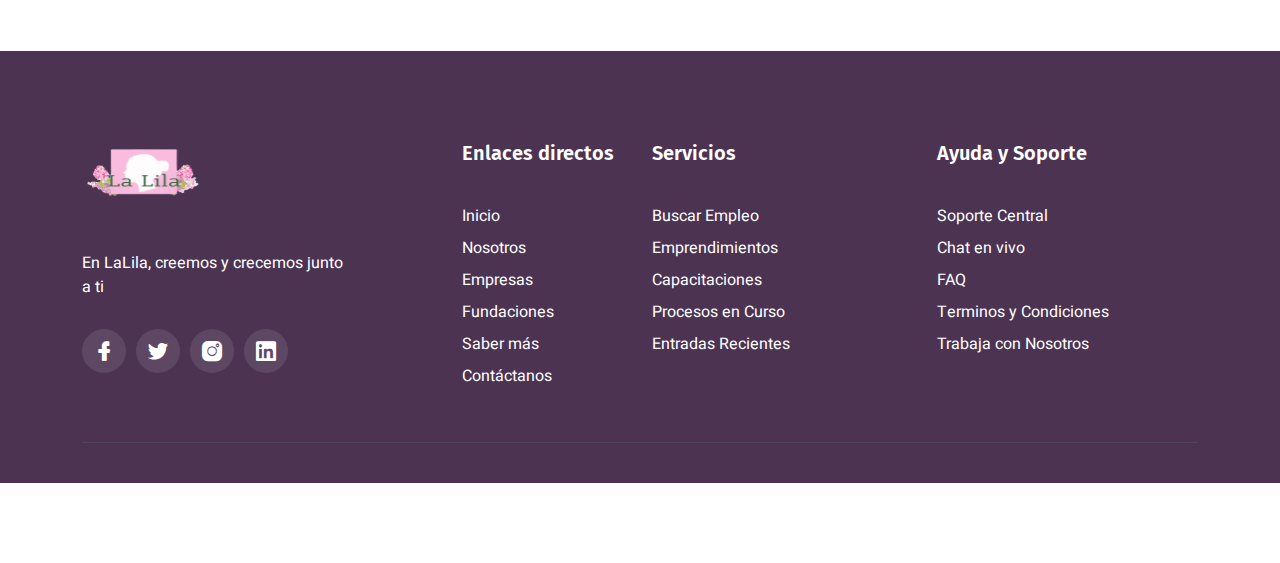
<file: about.html>
<!DOCTYPE html>
<html class="no-js" lang="es">

<head>
  <meta charset="utf-8" />
  <meta http-equiv="x-ua-compatible" content="ie=edge" />
  <title>LaLila</title>
  <meta name="description" content="" />
  <meta name="viewport" content="width=device-width, initial-scale=1" />
  <link rel="shortcut icon" type="image/x-icon" href="assets/img/businesswoman.svg" />
  <!-- Place favicon.ico in the root directory -->

  <link href="assets/vendor/animate.css/animate.min.css" rel="stylesheet">
  <link href="assets/vendor/aos/aos.css" rel="stylesheet">
  <link href="assets/vendor/bootstrap/css/bootstrap.min.css" rel="stylesheet">
  <link href="assets/vendor/bootstrap-icons/bootstrap-icons.css" rel="stylesheet">
  <link href="assets/vendor/boxicons/css/boxicons.min.css" rel="stylesheet">
  <link href="assets/vendor/remixicon/remixicon.css" rel="stylesheet">
  <link href="assets/vendor/swiper/swiper-bundle.min.css" rel="stylesheet">

  <!-- Template Main CSS File -->
  <link href="assets/css/style.css" rel="stylesheet">

  
  <!-- ========================= CSS here ========================= -->
  
  <link rel="stylesheet" href="assets/css/bootstrap-5.0.0-alpha-2.min.css" />
  <link rel="stylesheet" href="assets/css/LineIcons.2.0.css" />
  <link rel="stylesheet" href="assets/css/tiny-slider.css" />
  <link rel="stylesheet" href="assets/css/glightbox.min.css" />
  <link rel="stylesheet" href="assets/css/animate.css" />
  <link rel="stylesheet" href="assets/css/lindy-uikit.css" />

  
</head>

<body style="background: #fff">
  <!--[if lte IE 9]>
      <p class="browserupgrade">
        You are using an <strong>outdated</strong> browser. Please
        <a href="https://browsehappy.com/">upgrade your browser</a> to improve
        your experience and security.
      </p>
    <![endif]-->

  <!-- ========================= preloader start ========================= -->
  <div class="preloader">
    <div class="loader">
      <div class="spinner">
        <div class="spinner-container">
          <div class="spinner-rotator">
            <div class="spinner-left">
              <div class="spinner-circle"></div>
            </div>
            <div class="spinner-right">
              <div class="spinner-circle"></div>
            </div>
          </div>
        </div>
      </div>
    </div>
  </div>
  <!-- ========================= preloader end ========================= -->


  <header class="header header-4">
    <div class="navbar-area">
      <div class="container">
        <div class="row align-items-center">
          <div class="col-lg-12">
            <nav class="navbar navbar-expand-lg">
              <a class="navbar-brand" href="index.html">
                <img src="assets/img/logo/lila.png" alt="Logo" />
              </a>
              <button class="navbar-toggler" type="button" data-toggle="collapse" data-target="#navbarSupportedContent4"
                aria-controls="navbarSupportedContent4" aria-expanded="false" aria-label="Toggle navigation">
                <span class="toggler-icon"></span>
                <span class="toggler-icon"></span>
                <span class="toggler-icon"></span>
              </button>

              <div class="collapse navbar-collapse sub-menu-bar" id="navbarSupportedContent4">
                <ul id="nav4" class="navbar-nav ml-auto">
                  <li class="nav-item">
                    <a class="page-scroll" href="index.html">Inicio</a>
                  </li>
                  <li class="nav-item">
                    <a class="page-scroll" href="about.html">Nosotros</a>
                  </li>
                  <li class="nav-item">
                    <a class="page-scroll" href="pricing.html">Servicios</a>
                  </li>
                  <li class="nav-item">
                    <a class="page-scroll" href="empresas.html">Empresas</a>
                  </li>
                  <li class="nav-item">
                    <a class="page-scroll" href="fundaciones.html">Fundaciones</a>
                  </li>
                  <li class="nav-item">
                    <a class="page-scroll" href="contact.html">Contáctanos</a>
                  </li>
                </ul>

              </div>
              <div class="header-search">
                <a href="#0"> <i class="lni lni-search-alt"></i> </a>
                <form action="#">
                  <input type="text" placeholder="Contenido a buscar...">
                </form>
              </div>
              <!-- navbar collapse -->
            </nav>
            <!-- navbar -->
          </div>
        </div>
        <!-- row -->
      </div>
      <!-- container -->
    </div>
    <!-- navbar area -->
  </header>
  <!-- ========================= about style-1 start ========================= -->
  <section id="about" class="about-section about-style-1 mb-80">
    <div class="container">
      <div class="row">
        <div class="col-xl-5 offset-xl-7 col-lg-6 offset-lg-6">
          <div class="about-content-wrapper">
            <div class="section-title">
              <h3 class="mb-25 wow fadeInUp" data-wow-delay=".2s">¿Qué hacemos?</h3>
              <p class="mb-30 wow fadeInUp" data-wow-delay=".4s">Lorem ipsum dolor sit amet consectetur adipisicing
                elit. Est vel voluptas, tempora minima porro et? Minus porro accusamus debitis tempore, iusto doloribus
                quo mollitia itaque, ad esse aut tenetur voluptatum.</p>
            </div>
            <div class="content">
              <div class="single-item">
                <div class="icon">
                  <i class="lni lni-layers"></i>
                </div>
                <div class="text">
                  <h6 class="mb-10">Misión</h6>
                  <p>Lorem ipsum dolor sit amet consectetur adipisicing elit. Illo recusandae, quibusdam quos expedita
                    ad perferendis sint, veniam unde error excepturi id nesciunt facilis? Amet vel harum dolor
                    repellendus voluptate praesentium?</p>
                </div>
              </div>
              <div class="single-item">
                <div class="icon">
                  <svg xmlns="http://www.w3.org/2000/svg" width="16" height="16" fill="currentColor"
                    class="bi bi-binoculars" viewBox="0 0 16 16">
                    <path
                      d="M3 2.5A1.5 1.5 0 0 1 4.5 1h1A1.5 1.5 0 0 1 7 2.5V5h2V2.5A1.5 1.5 0 0 1 10.5 1h1A1.5 1.5 0 0 1 13 2.5v2.382a.5.5 0 0 0 .276.447l.895.447A1.5 1.5 0 0 1 15 7.118V14.5a1.5 1.5 0 0 1-1.5 1.5h-3A1.5 1.5 0 0 1 9 14.5v-3a.5.5 0 0 1 .146-.354l.854-.853V9.5a.5.5 0 0 0-.5-.5h-3a.5.5 0 0 0-.5.5v.793l.854.853A.5.5 0 0 1 7 11.5v3A1.5 1.5 0 0 1 5.5 16h-3A1.5 1.5 0 0 1 1 14.5V7.118a1.5 1.5 0 0 1 .83-1.342l.894-.447A.5.5 0 0 0 3 4.882V2.5zM4.5 2a.5.5 0 0 0-.5.5V3h2v-.5a.5.5 0 0 0-.5-.5h-1zM6 4H4v.882a1.5 1.5 0 0 1-.83 1.342l-.894.447A.5.5 0 0 0 2 7.118V13h4v-1.293l-.854-.853A.5.5 0 0 1 5 10.5v-1A1.5 1.5 0 0 1 6.5 8h3A1.5 1.5 0 0 1 11 9.5v1a.5.5 0 0 1-.146.354l-.854.853V13h4V7.118a.5.5 0 0 0-.276-.447l-.895-.447A1.5 1.5 0 0 1 12 4.882V4h-2v1.5a.5.5 0 0 1-.5.5h-3a.5.5 0 0 1-.5-.5V4zm4-1h2v-.5a.5.5 0 0 0-.5-.5h-1a.5.5 0 0 0-.5.5V3zm4 11h-4v.5a.5.5 0 0 0 .5.5h3a.5.5 0 0 0 .5-.5V14zm-8 0H2v.5a.5.5 0 0 0 .5.5h3a.5.5 0 0 0 .5-.5V14z" />
                  </svg>
                </div>
                <div class="text">
                  <h6 class="mb-10">Visión</h6>
                  <p> Lorem ipsum dolor sit, amet consectetur adipisicing elit. Velit ut magni modi eos fuga quasi a
                    quas eaque molestias quaerat architecto, ea tenetur! Animi perferendis quisquam odit, praesentium
                    veritatis ducimus? </p>
                </div>
              </div>

              <a href="#0" class="read-more-button">Leer más</a>
            </div>
          </div>
        </div>
      </div>
    </div>
    <div class="about-image">
      <img src="assets/img/about/about-1/about1.jpg" alt="">
    </div>
  </section>

  <main id="main">


    <!-- ======= Features Section ======= -->
    <section id="features" class="features">
      <div class="container">

        <ul class="nav  border-radius nav-tabs row d-flex">
          <li class="nav-item-about border-radius  col-3" data-aos="zoom-in">
            <a class="nav-link-about active show" data-bs-toggle="tab" href="#tab-1">
              <i class="ri-gps-line  "></i>
              <h4 class="d-none d-lg-block">Conectamos a las empresas con empleadoras</h4>
            </a>
          </li>
          <li class="nav-item-about border-radius col-3" data-aos="zoom-in" data-aos-delay="100">
            <a class="nav-link-about" data-bs-toggle="tab" href="#tab-2">
              <i class="ri-body-scan-line"></i>
              <h4 class="d-none d-lg-block">Encuentra los mejores perfiles para tu empresa</h4>
            </a>
          </li>
          <li class="nav-item-about border-radius col-3" data-aos="zoom-in" data-aos-delay="200">
            <a class="nav-link-about" data-bs-toggle="tab" href="#tab-3">
              <i class="ri-sun-line"></i>
              <h4 class="d-none d-lg-block">Conoce nuestros emprendimientos</h4>
            </a>
          </li>
          <li class="nav-item-about border-radius col-3" data-aos="zoom-in" data-aos-delay="300">
            <a class="nav-link-about border-radius " data-bs-toggle="tab" href="#tab-4">
              <i class="ri-store-line border-radius"></i>
              <h4 class="d-none d-lg-block border-radius">Hazte notar en nuestro portal web</h4>
            </a>
          </li>
        </ul>

        <div class="tab-content" data-aos="fade-up">
          <div class="tab-pane active show" id="tab-1">
            <div class="row">
              <div class="col-lg-6 order-2 order-lg-1 mt-3 mt-lg-0">
                <h3>Voluptatem dignissimos provident quasi corporis voluptates sit assumenda.</h3>
                <p class="fst-italic">
                  Lorem ipsum dolor sit amet, consectetur adipiscing elit, sed do eiusmod tempor incididunt ut labore et
                  dolore
                  magna aliqua.
                </p>
                <ul>
                  <li><i class="ri-check-double-line"></i> Ullamco laboris nisi ut aliquip ex ea commodo consequat.</li>
                  <li><i class="ri-check-double-line"></i> Duis aute irure dolor in reprehenderit in voluptate velit.
                  </li>
                  <li><i class="ri-check-double-line"></i> Ullamco laboris nisi ut aliquip ex ea commodo consequat. Duis
                    aute irure dolor in reprehenderit in voluptate trideta storacalaperda mastiro dolore eu fugiat nulla
                    pariatur.</li>
                </ul>
                <p>
                  Ullamco laboris nisi ut aliquip ex ea commodo consequat. Duis aute irure dolor in reprehenderit in
                  voluptate
                  velit esse cillum dolore eu fugiat nulla pariatur. Excepteur sint occaecat cupidatat non proident,
                  sunt in
                  culpa qui officia deserunt mollit anim id est laborum
                </p>
              </div>
              <div class="col-lg-6 order-1 order-lg-2 text-center">
                <img src="assets/img/features-1.png" alt="" class="img-fluid">
              </div>
            </div>
          </div>
          <div class="tab-pane" id="tab-2">
            <div class="row">
              <div class="col-lg-6 order-2 order-lg-1 mt-3 mt-lg-0">
                <h3>Neque exercitationem debitis soluta quos debitis quo mollitia officia est</h3>
                <p>
                  Ullamco laboris nisi ut aliquip ex ea commodo consequat. Duis aute irure dolor in reprehenderit in
                  voluptate
                  velit esse cillum dolore eu fugiat nulla pariatur. Excepteur sint occaecat cupidatat non proident,
                  sunt in
                  culpa qui officia deserunt mollit anim id est laborum
                </p>
                <p class="fst-italic">
                  Lorem ipsum dolor sit amet, consectetur adipiscing elit, sed do eiusmod tempor incididunt ut labore et
                  dolore
                  magna aliqua.
                </p>
                <ul>
                  <li><i class="ri-check-double-line"></i> Ullamco laboris nisi ut aliquip ex ea commodo consequat.</li>
                  <li><i class="ri-check-double-line"></i> Duis aute irure dolor in reprehenderit in voluptate velit.
                  </li>
                  <li><i class="ri-check-double-line"></i> Provident mollitia neque rerum asperiores dolores quos qui a.
                    Ipsum neque dolor voluptate nisi sed.</li>
                  <li><i class="ri-check-double-line"></i> Ullamco laboris nisi ut aliquip ex ea commodo consequat. Duis
                    aute irure dolor in reprehenderit in voluptate trideta storacalaperda mastiro dolore eu fugiat nulla
                    pariatur.</li>
                </ul>
              </div>
              <div class="col-lg-6 order-1 order-lg-2 text-center">
                <img src="assets/img/features-2.png" alt="" class="img-fluid">
              </div>
            </div>
          </div>
          <div class="tab-pane" id="tab-3">
            <div class="row">
              <div class="col-lg-6 order-2 order-lg-1 mt-3 mt-lg-0">
                <h3>Voluptatibus commodi ut accusamus ea repudiandae ut autem dolor ut assumenda</h3>
                <p>
                  Ullamco laboris nisi ut aliquip ex ea commodo consequat. Duis aute irure dolor in reprehenderit in
                  voluptate
                  velit esse cillum dolore eu fugiat nulla pariatur. Excepteur sint occaecat cupidatat non proident,
                  sunt in
                  culpa qui officia deserunt mollit anim id est laborum
                </p>
                <ul>
                  <li><i class="ri-check-double-line"></i> Ullamco laboris nisi ut aliquip ex ea commodo consequat.</li>
                  <li><i class="ri-check-double-line"></i> Duis aute irure dolor in reprehenderit in voluptate velit.
                  </li>
                  <li><i class="ri-check-double-line"></i> Provident mollitia neque rerum asperiores dolores quos qui a.
                    Ipsum neque dolor voluptate nisi sed.</li>
                </ul>
                <p class="fst-italic">
                  Lorem ipsum dolor sit amet, consectetur adipiscing elit, sed do eiusmod tempor incididunt ut labore et
                  dolore
                  magna aliqua.
                </p>
              </div>
              <div class="col-lg-6 order-1 order-lg-2 text-center">
                <img src="assets/img/features-3.png" alt="" class="img-fluid">
              </div>
            </div>
          </div>
          <div class="tab-pane" id="tab-4">
            <div class="row">
              <div class="col-lg-6 order-2 order-lg-1 mt-3 mt-lg-0">
                <h3>Omnis fugiat ea explicabo sunt dolorum asperiores sequi inventore rerum</h3>
                <p>
                  Ullamco laboris nisi ut aliquip ex ea commodo consequat. Duis aute irure dolor in reprehenderit in
                  voluptate
                  velit esse cillum dolore eu fugiat nulla pariatur. Excepteur sint occaecat cupidatat non proident,
                  sunt in
                  culpa qui officia deserunt mollit anim id est laborum
                </p>
                <p class="fst-italic">
                  Lorem ipsum dolor sit amet, consectetur adipiscing elit, sed do eiusmod tempor incididunt ut labore et
                  dolore
                  magna aliqua.
                </p>
                <ul>
                  <li><i class="ri-check-double-line"></i> Ullamco laboris nisi ut aliquip ex ea commodo consequat.</li>
                  <li><i class="ri-check-double-line"></i> Duis aute irure dolor in reprehenderit in voluptate velit.
                  </li>
                  <li><i class="ri-check-double-line"></i> Ullamco laboris nisi ut aliquip ex ea commodo consequat. Duis
                    aute irure dolor in reprehenderit in voluptate trideta storacalaperda mastiro dolore eu fugiat nulla
                    pariatur.</li>
                </ul>
              </div>
              <div class="col-lg-6 order-1 order-lg-2 text-center">
                <img src="assets/img/features-4.png" alt="" class="img-fluid">
              </div>
            </div>
          </div>
        </div>

      </div>
    </section><!-- End Features Section -->

  </main>
  <!-- ========================= about style-1 end ========================= -->
  <footer class="footer footer-style-1 footer-dark mb-80">
    <div class="container">
      <div class="widget-wrapper">
        <div class="row">
          <div class="col-xl-3 col-lg-4 col-md-6">
            <div class="footer-widget">
              <div class="logo">
                <a href="#0"> <img width="124" height="90" src="assets/img/logo/lila.png" alt=""> </a>
              </div>
              <p class="desc">En LaLila, creemos y crecemos junto a ti</p>
              <ul class="socials">
                <li> <a href="#0"> <i class="lni lni-facebook-filled"></i> </a> </li>
                <li> <a href="#0"> <i class="lni lni-twitter-filled"></i> </a> </li>
                <li> <a href="#0"> <i class="lni lni-instagram-filled"></i> </a> </li>
                <li> <a href="#0"> <i class="lni lni-linkedin-original"></i> </a> </li>
              </ul>
            </div>
          </div>
          <div class="col-xl-2 offset-xl-1 col-lg-2 col-md-6 col-sm-6">
            <div class="footer-widget">
              <h6>Enlaces directos</h6>
              <ul class="links">
                <li> <a href="index.html">Inicio</a> </li>
                <li> <a href="about.html">Nosotros</a> </li>
                <li> <a href="empresas.html">Empresas</a> </li>
                <li> <a href="fundaciones.html">Fundaciones</a> </li>
                <li> <a href="#0">Saber más</a> </li>
                <li> <a href="contact.html">Contáctanos</a> </li>
              </ul>
            </div>
          </div>
          <div class="col-xl-3 col-lg-3 col-md-6 col-sm-6">
            <div class="footer-widget">
              <h6>Servicios</h6>
              <ul class="links">
                <li> <a href="#0">Buscar Empleo</a> </li>
                <li> <a href="#0">Emprendimientos</a> </li>
                <li> <a href="#0">Capacitaciones</a> </li>
                <li> <a href="#0">Procesos en Curso</a> </li>
                <li> <a href="#0">Entradas Recientes</a> </li>
              </ul>
            </div>
          </div>
          <div class="col-xl-3 col-lg-3 col-md-6">
            <div class="footer-widget">
              <h6>Ayuda y Soporte</h6>
              <ul class="links">
                <li> <a href="#0">Soporte Central</a> </li>
                <li> <a href="#0">Chat en vivo</a> </li>
                <li> <a href="#0">FAQ</a> </li>
                <li> <a href="#0">Terminos y Condiciones</a> </li>
                <li> <a href="#0">Trabaja con Nosotros</a> </li>
              </ul>
            </div>
          </div>
        </div>
      </div>
      <div class="copyright-wrapper">
        <!-- Comentario cualquiera -->
      </div>
    </div>
  </footer>



  <!-- ========================= JS here ========================= -->
  <script src="assets/js/bootstrap.5.0.0.alpha-2-min.js"></script>
  <script src="assets/js/tiny-slider.js"></script>
  <script src="assets/js/count-up.min.js"></script>
  <script src="assets/js/imagesloaded.min.js"></script>
  <script src="assets/js/isotope.min.js"></script>
  <script src="assets/js/glightbox.min.js"></script>
  <script src="assets/js/wow.min.js"></script>
  <script src="assets/js/main.js"></script>
  <script src="assets/vendor/aos/aos.js"></script>
  <script src="assets/vendor/bootstrap/js/bootstrap.bundle.min.js"></script>
  <script src="assets/vendor/glightbox/js/glightbox.min.js"></script>
  <script src="assets/vendor/isotope-layout/isotope.pkgd.min.js"></script>
  <script src="assets/vendor/swiper/swiper-bundle.min.js"></script>
  <script src="assets/vendor/php-email-form/validate.js"></script>

  <!-- Template Main JS File -->
  <script src="assets/js/main2.js"></script>

</body>

</html>
</file>
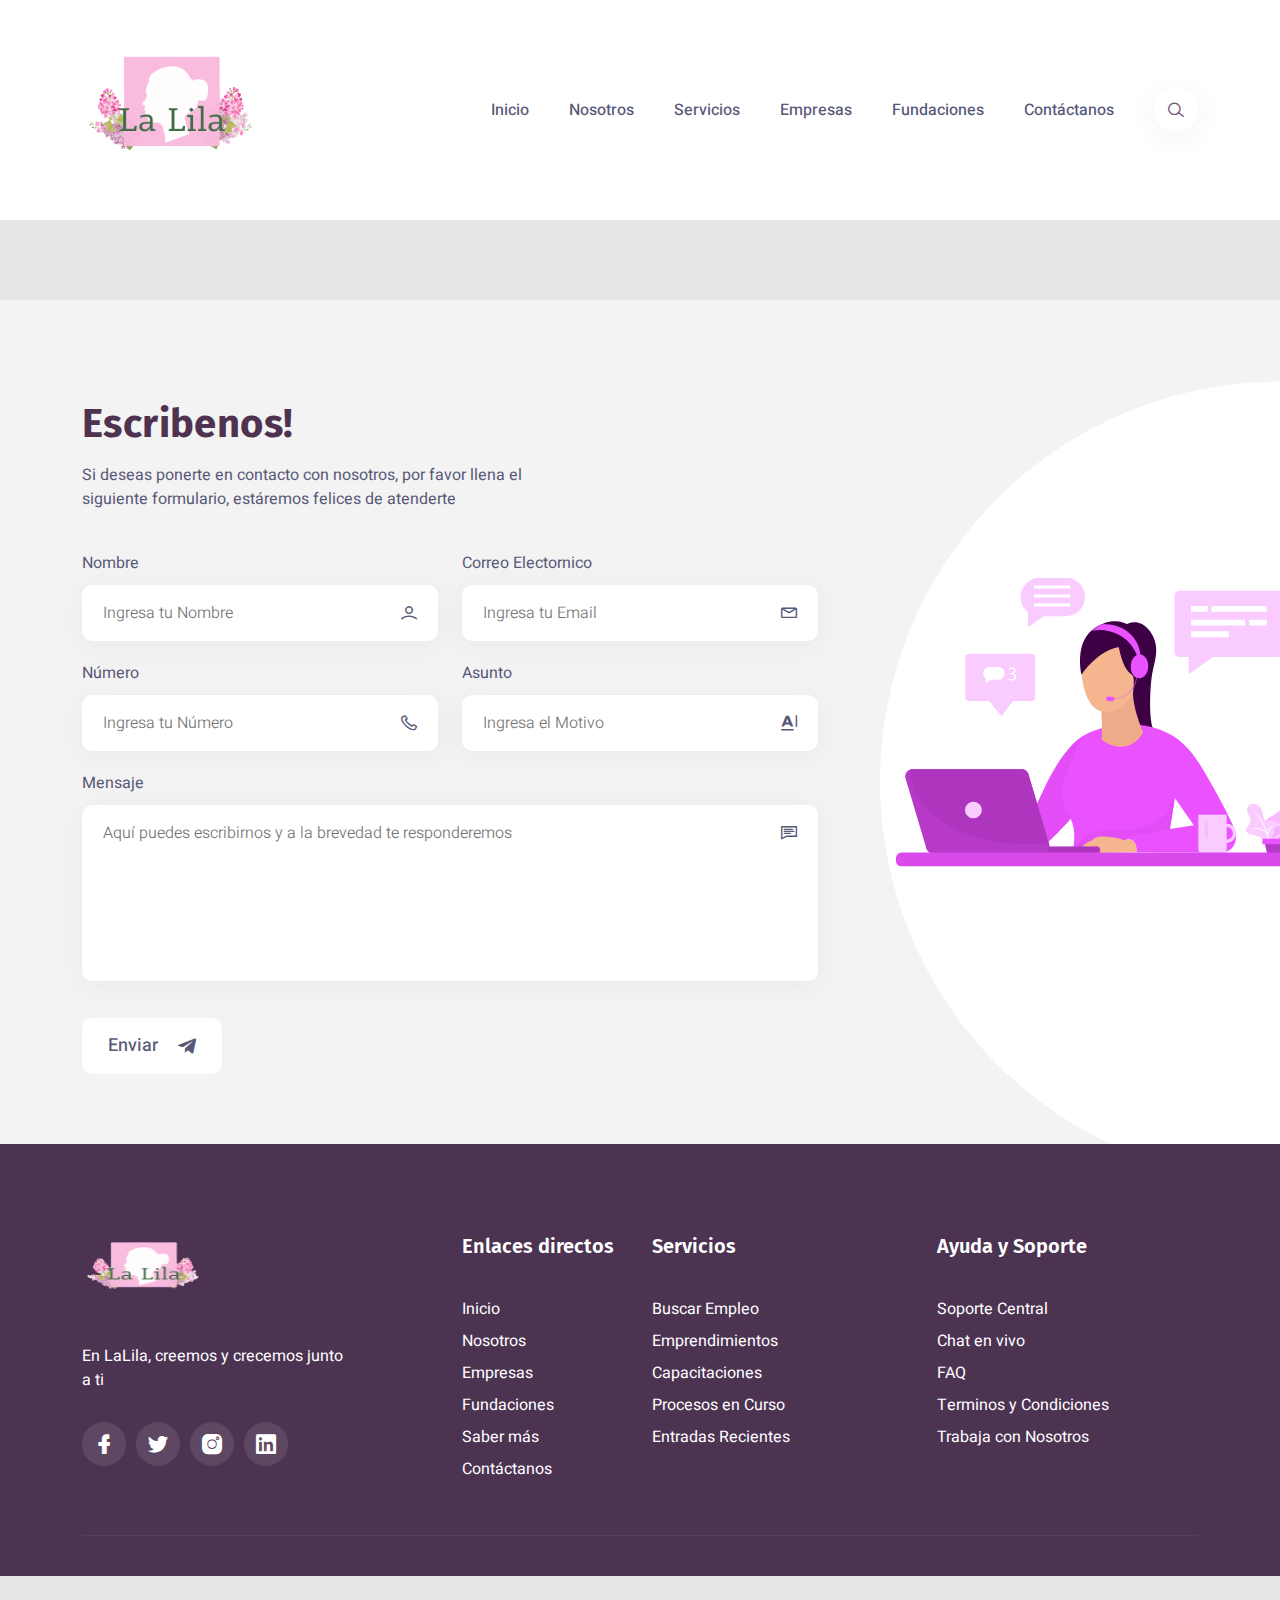
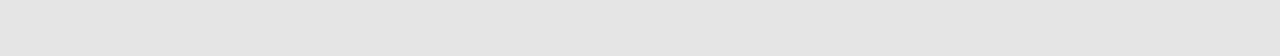
<file: contact.html>
<!DOCTYPE html>
<html class="no-js" lang="es">

<head>
  <meta charset="utf-8" />
  <meta http-equiv="x-ua-compatible" content="ie=edge" />
  <title>LaLila</title>
  <meta name="description" content="" />
  <meta name="viewport" content="width=device-width, initial-scale=1" />
  <link rel="shortcut icon" type="image/x-icon" href="assets/img/businesswoman.svg" />
  <!-- Place favicon.ico in the root directory -->

  <!-- ========================= CSS here ========================= -->
  <link rel="stylesheet" href="assets/css/bootstrap-5.0.0-alpha-2.min.css" />
  <link rel="stylesheet" href="assets/css/LineIcons.2.0.css" />
  <link rel="stylesheet" href="assets/css/tiny-slider.css" />
  <link rel="stylesheet" href="assets/css/glightbox.min.css" />
  <link rel="stylesheet" href="assets/css/animate.css" />
  <link rel="stylesheet" href="assets/css/lindy-uikit.css" />
</head>

<body style="background: #E5E5E5">
  <!--[if lte IE 9]>
      <p class="browserupgrade">
        You are using an <strong>outdated</strong> browser. Please
        <a href="https://browsehappy.com/">upgrade your browser</a> to improve
        your experience and security.
      </p>
    <![endif]-->

  <!-- ========================= preloader start ========================= -->
  <div class="preloader">
    <div class="loader">
      <div class="spinner">
        <div class="spinner-container">
          <div class="spinner-rotator">
            <div class="spinner-left">
              <div class="spinner-circle"></div>
            </div>
            <div class="spinner-right">
              <div class="spinner-circle"></div>
            </div>
          </div>
        </div>
      </div>
    </div>
  </div>
  <!-- ========================= preloader end ========================= -->

  <!-- ========================= hero-section-wrapper-1 start ========================= -->


  <!-- ========================= header-4 start ========================= -->

  <!-- ========================= header-4 start ========================= -->
  <header class="header header-4">
    <div class="navbar-area">
      <div class="container">
        <div class="row align-items-center">
          <div class="col-lg-12">
            <nav class="navbar navbar-expand-lg">
              <a class="navbar-brand" href="index.html">
                <img src="assets/img/logo/lila.png" alt="Logo" />
              </a>
              <button class="navbar-toggler" type="button" data-toggle="collapse" data-target="#navbarSupportedContent4"
                aria-controls="navbarSupportedContent4" aria-expanded="false" aria-label="Toggle navigation">
                <span class="toggler-icon"></span>
                <span class="toggler-icon"></span>
                <span class="toggler-icon"></span>
              </button>

              <div class="collapse navbar-collapse sub-menu-bar" id="navbarSupportedContent4">
                <ul id="nav4" class="navbar-nav ml-auto">
                  <li class="nav-item">
                    <a class="page-scroll" href="index.html">Inicio</a>
                  </li>
                  <li class="nav-item">
                    <a class="page-scroll" href="about.html">Nosotros</a>
                  </li>
                  <li class="nav-item">
                    <a class="page-scroll" href="pricing.html">Servicios</a>
                  </li>
                  <li class="nav-item">
                    <a class="page-scroll" href="empresas.html">Empresas</a>
                  </li>
                  <li class="nav-item">
                    <a class="page-scroll" href="fundaciones.html">Fundaciones</a>
                  </li>
                  <li class="nav-item">
                    <a class="page-scroll" href="contact.html">Contáctanos</a>
                  </li>
                </ul>

              </div>
              <div class="header-search">
                <a href="#0"> <i class="lni lni-search-alt"></i> </a>
                <form action="#">
                  <input type="text" placeholder="Contenido a buscar...">
                </form>
              </div>
              <!-- navbar collapse -->
            </nav>
            <!-- navbar -->
          </div>
        </div>
        <!-- row -->
      </div>
      <!-- container -->
    </div>
    <!-- navbar area -->
  </header>
  <!-- ========================= header-4 end ========================= -->



  <!-- ========================= header-4 end ========================= -->
  <main id="main mt-50">
    <!-- ========================= contact style-1 start ========================= -->
    <section id="contact" class="contact-section contact-style-1 mt-80">
      <div class="container">
        <div class="row">
          <div class="col-lg-8">

            <div class="row">
              <div class="col-xxl-7 col-xl-8 col-lg-10">
                <div class="section-title mb-40">
                  <h3 class="mb-15">Escribenos!</h3>
                  <p>Si deseas ponerte en contacto con nosotros, por favor llena el siguiente formulario, estáremos
                    felices de atenderte</p>
                </div>
              </div>
            </div>

            <div class="contact-form-wrapper">
              <form action="assets/php/contact.php" method="POST">
                <div class="row">
                  <div class="col-md-6">
                    <div class="single-input">
                      <label for="name">Nombre</label>
                      <input type="text" id="name" name="name" class="form-input" placeholder="Ingresa tu Nombre">
                      <i class="lni lni-user"></i>
                    </div>
                  </div>
                  <div class="col-md-6">
                    <div class="single-input">
                      <label for="email">Correo Electornico</label>
                      <input type="email" id="email" name="email" class="form-input" placeholder="Ingresa tu Email">
                      <i class="lni lni-envelope"></i>
                    </div>
                  </div>
                  <div class="col-md-6">
                    <div class="single-input">
                      <label for="number">Número</label>
                      <input type="text" id="number" name="number" class="form-input" placeholder="Ingresa tu Número">
                      <i class="lni lni-phone"></i>
                    </div>
                  </div>
                  <div class="col-md-6">
                    <div class="single-input">
                      <label for="subject">Asunto</label>
                      <input type="text" id="subject" name="subject" class="form-input" placeholder="Ingresa el Motivo">
                      <i class="lni lni-text-format"></i>
                    </div>
                  </div>
                  <div class="col-md-12">
                    <div class="single-input">
                      <label for="message">Mensaje</label>
                      <textarea name="message" id="message" class="form-input"
                        placeholder="Aquí puedes escribirnos y a la brevedad te responderemos" rows="6"></textarea>
                      <i class="lni lni-comments-alt"></i>
                    </div>
                  </div>
                  <div class="col-md-12">
                    <div class="form-button">
                      <button type="submit" class="button radius-10">Enviar<i class="lni lni-telegram-original"></i>
                      </button>
                    </div>
                  </div>
                </div>
              </form>
            </div>

          </div>
        </div>
      </div>

      <div class="contact-image">
        <img src="assets/img/contact/contact-1/illustation.svg" alt="">
      </div>
    </section>
    <!-- ========================= contact style-1 end ========================= -->
  </main>
  <!-- ========================= footer style-1 footer-dark start ========================= -->
  <footer class="footer footer-style-1 footer-dark mb-80">
    <div class="container">
      <div class="widget-wrapper">
        <div class="row">
          <div class="col-xl-3 col-lg-4 col-md-6">
            <div class="footer-widget">
              <div class="logo">
                <a href="#0"> <img width="124" height="90" src="assets/img/logo/lila.png" alt=""> </a>
              </div>
              <p class="desc">En LaLila, creemos y crecemos junto a ti</p>
              <ul class="socials">
                <li> <a href="#0"> <i class="lni lni-facebook-filled"></i> </a> </li>
                <li> <a href="#0"> <i class="lni lni-twitter-filled"></i> </a> </li>
                <li> <a href="#0"> <i class="lni lni-instagram-filled"></i> </a> </li>
                <li> <a href="#0"> <i class="lni lni-linkedin-original"></i> </a> </li>
              </ul>
            </div>
          </div>
          <div class="col-xl-2 offset-xl-1 col-lg-2 col-md-6 col-sm-6">
            <div class="footer-widget">
              <h6>Enlaces directos</h6>
              <ul class="links">
                <li> <a href="index.html">Inicio</a> </li>
                <li> <a href="about.html">Nosotros</a> </li>
                <li> <a href="empresas.html">Empresas</a> </li>
                <li> <a href="fundaciones.html">Fundaciones</a> </li>
                <li> <a href="#0">Saber más</a> </li>
                <li> <a href="contact.html">Contáctanos</a> </li>
              </ul>
            </div>
          </div>
          <div class="col-xl-3 col-lg-3 col-md-6 col-sm-6">
            <div class="footer-widget">
              <h6>Servicios</h6>
              <ul class="links">
                <li> <a href="#0">Buscar Empleo</a> </li>
                <li> <a href="#0">Emprendimientos</a> </li>
                <li> <a href="#0">Capacitaciones</a> </li>
                <li> <a href="#0">Procesos en Curso</a> </li>
                <li> <a href="#0">Entradas Recientes</a> </li>
              </ul>
            </div>
          </div>
          <div class="col-xl-3 col-lg-3 col-md-6">
            <div class="footer-widget">
              <h6>Ayuda y Soporte</h6>
              <ul class="links">
                <li> <a href="#0">Soporte Central</a> </li>
                <li> <a href="#0">Chat en vivo</a> </li>
                <li> <a href="#0">FAQ</a> </li>
                <li> <a href="#0">Terminos y Condiciones</a> </li>
                <li> <a href="#0">Trabaja con Nosotros</a> </li>
              </ul>
            </div>
          </div>
        </div>
      </div>
      <div class="copyright-wrapper">
        <!-- Comentario cualquiera -->
      </div>
    </div>
  </footer>
  <!-- ========================= footer style-1 footer-dark end ========================= -->


  <!-- ========================= JS here ========================= -->
  <script src="assets/js/bootstrap.5.0.0.alpha-2-min.js"></script>
  <script src="assets/js/tiny-slider.js"></script>
  <script src="assets/js/count-up.min.js"></script>
  <script src="assets/js/imagesloaded.min.js"></script>
  <script src="assets/js/isotope.min.js"></script>
  <script src="assets/js/glightbox.min.js"></script>
  <script src="assets/js/wow.min.js"></script>
  <script src="assets/js/main.js"></script>

  <script>

    // ============= video popup
    GLightbox({
      'href': 'assets/video/video.mp4',
      'type': 'video',
      'source': 'local', //vimeo, youtube or local
      'width': 900,
      'autoplayVideos': true,
    });

    // header-2  toggler-icon
    let navbarToggler2 = document.querySelector(".header-2 .navbar-toggler");
    var navbarCollapse2 = document.querySelector(".header-2 .navbar-collapse");

    document.querySelectorAll(".header-2 .page-scroll").forEach(e =>
      e.addEventListener("click", () => {
        navbarToggler2.classList.remove("active");
        navbarCollapse2.classList.remove('show')
      })
    );
    navbarToggler2.addEventListener('click', function () {
      navbarToggler2.classList.toggle("active");
    })


    // header-4  toggler-icon
    let navbarToggler4 = document.querySelector(".header-4 .navbar-toggler");
    var navbarCollapse4 = document.querySelector(".header-4 .navbar-collapse");

    document.querySelectorAll(".header-4 .page-scroll").forEach(e =>
      e.addEventListener("click", () => {
        navbarToggler4.classList.remove("active");
        navbarCollapse4.classList.remove('show')
      })
    );
    navbarToggler4.addEventListener('click', function () {
      navbarToggler4.classList.toggle("active");
    })

  </script>
  <script>
    //============== isotope masonry js with imagesloaded
    imagesLoaded('#gallery', function () {
      var elem = document.querySelector('.grid');
      var iso = new Isotope(elem, {
        // options
        itemSelector: '.grid-item',
        masonry: {
          // use outer width of grid-sizer for columnWidth
          columnWidth: '.grid-item'
        }
      });

    });

  </script>

  <script src="https://cdn.jsdelivr.net/npm/@popperjs/core@2.10.2/dist/umd/popper.min.js"
    integrity="sha384-7+zCNj/IqJ95wo16oMtfsKbZ9ccEh31eOz1HGyDuCQ6wgnyJNSYdrPa03rtR1zdB"
    crossorigin="anonymous"></script>
  <script src="https://cdn.jsdelivr.net/npm/bootstrap@5.1.3/dist/js/bootstrap.min.js"
    integrity="sha384-QJHtvGhmr9XOIpI6YVutG+2QOK9T+ZnN4kzFN1RtK3zEFEIsxhlmWl5/YESvpZ13"
    crossorigin="anonymous"></script>
  <script src="https://cdn.jsdelivr.net/npm/bootstrap@5.1.3/dist/js/bootstrap.bundle.min.js"
    integrity="sha384-ka7Sk0Gln4gmtz2MlQnikT1wXgYsOg+OMhuP+IlRH9sENBO0LRn5q+8nbTov4+1p"
    crossorigin="anonymous"></script>

</body>

</html>
</file>
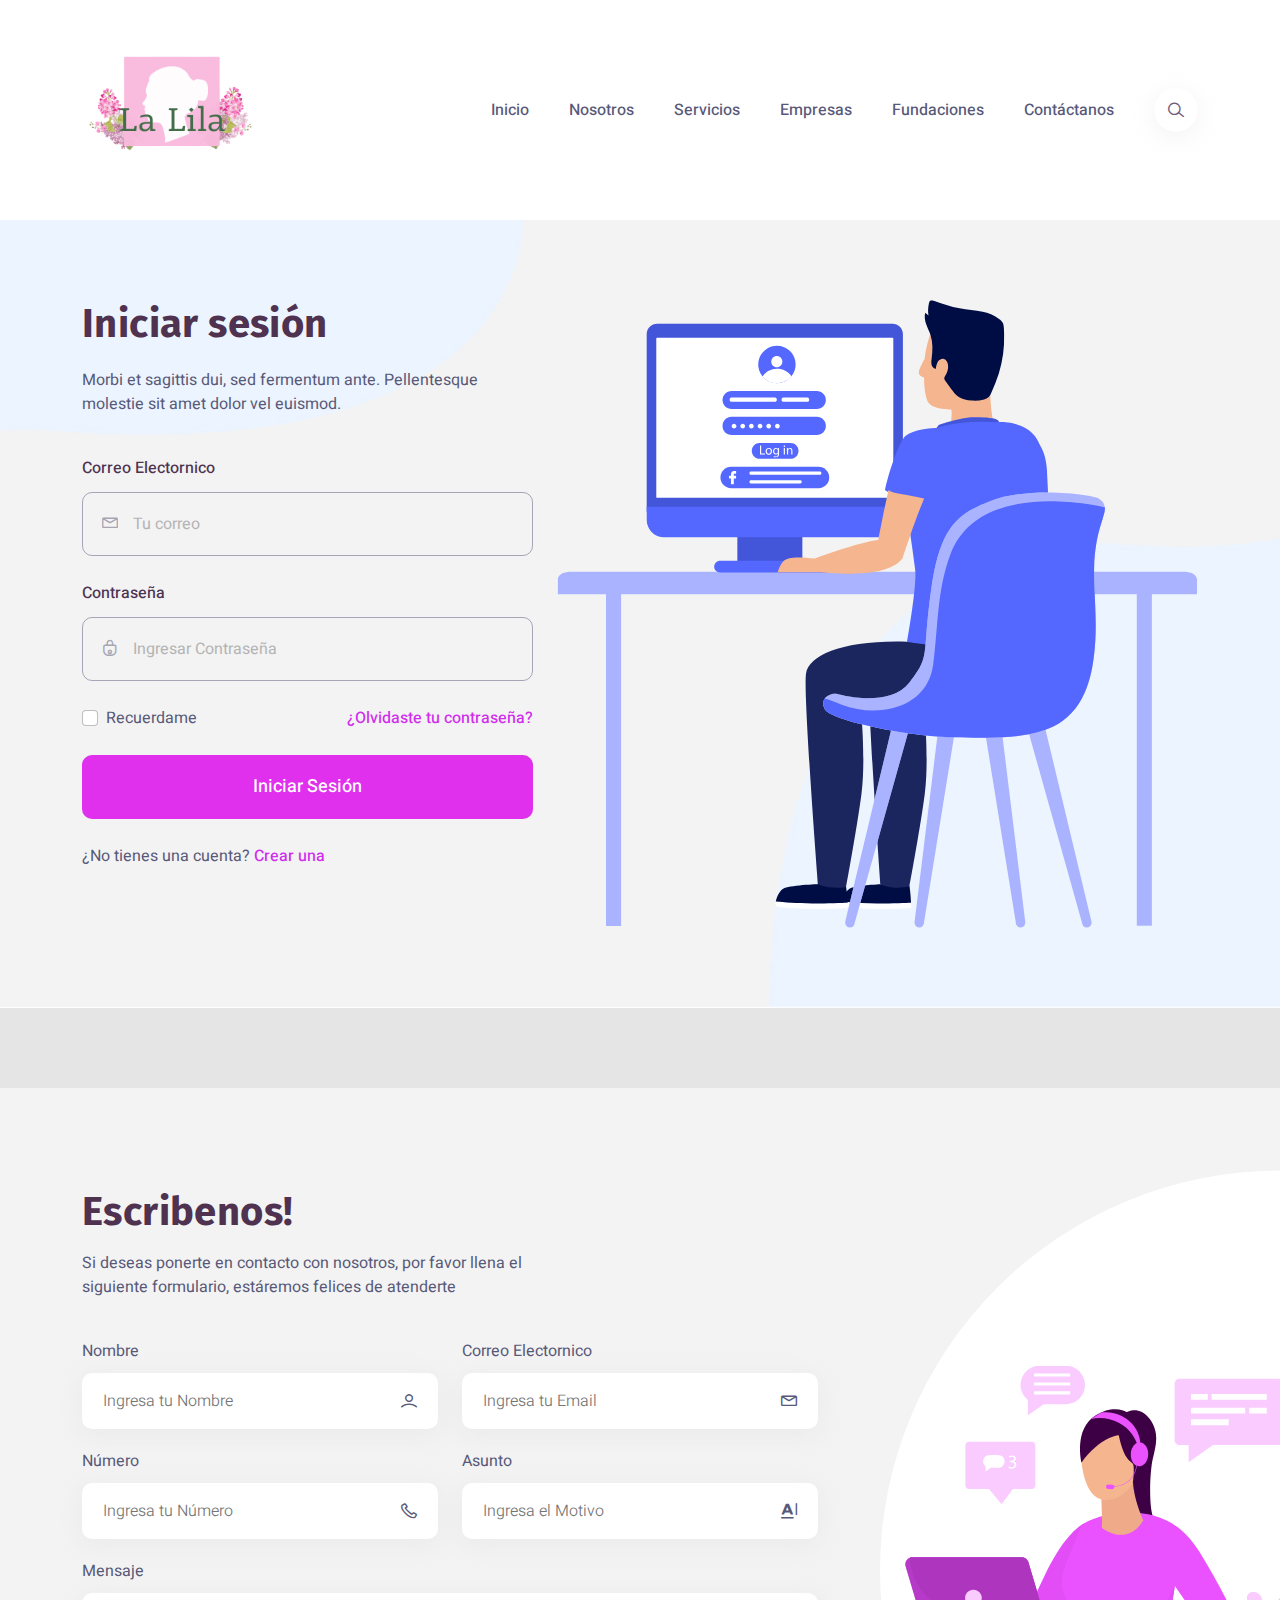
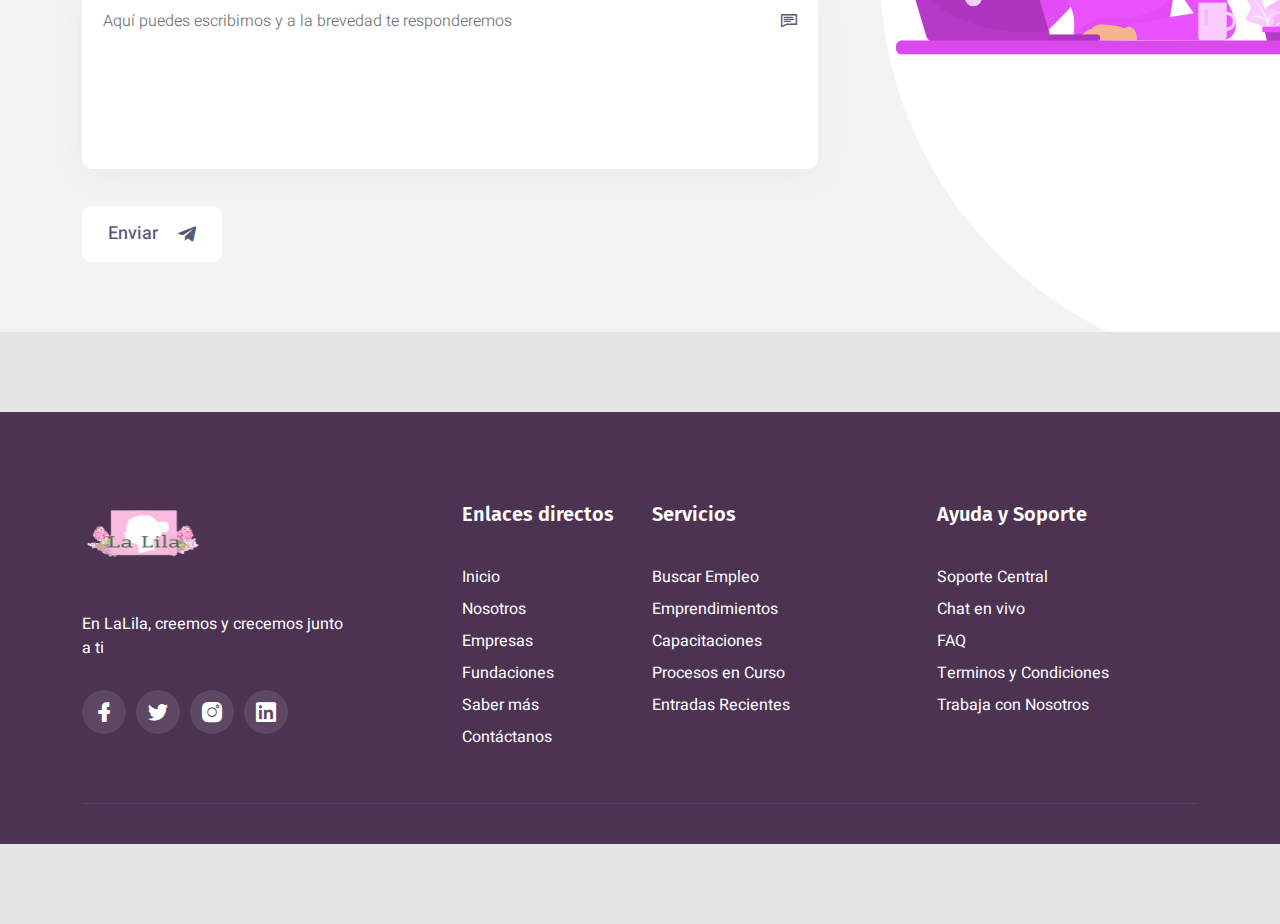
<file: login.html>
<!DOCTYPE html>
<html class="no-js" lang="es">

<head>
  <meta charset="utf-8" />
  <meta http-equiv="x-ua-compatible" content="ie=edge" />
  <title>LaLila</title>
  <meta name="description" content="" />
  <meta name="viewport" content="width=device-width, initial-scale=1" />
  <link rel="shortcut icon" type="image/x-icon" href="assets/img/businesswoman.svg" />
  <!-- Place favicon.ico in the root directory -->

  <!-- ========================= CSS here ========================= -->
  <link rel="stylesheet" href="assets/css/bootstrap-5.0.0-alpha-2.min.css" />
  <link rel="stylesheet" href="assets/css/LineIcons.2.0.css" />
  <link rel="stylesheet" href="assets/css/tiny-slider.css" />
  <link rel="stylesheet" href="assets/css/glightbox.min.css" />
  <link rel="stylesheet" href="assets/css/animate.css" />
  <link rel="stylesheet" href="assets/css/lindy-uikit.css" />
</head>

<body style="background: #E5E5E5">
  <!--[if lte IE 9]>
      <p class="browserupgrade">
        You are using an <strong>outdated</strong> browser. Please
        <a href="https://browsehappy.com/">upgrade your browser</a> to improve
        your experience and security.
      </p>
    <![endif]-->

  <!-- ========================= preloader start ========================= -->
  <div class="preloader">
    <div class="loader">
      <div class="spinner">
        <div class="spinner-container">
          <div class="spinner-rotator">
            <div class="spinner-left">
              <div class="spinner-circle"></div>
            </div>
            <div class="spinner-right">
              <div class="spinner-circle"></div>
            </div>
          </div>
        </div>
      </div>
    </div>
  </div>
  <!-- ========================= preloader end ========================= -->

  <!-- ========================= header-4 start ========================= -->
  <header class="header header-4">
    <div class="navbar-area">
      <div class="container">
        <div class="row align-items-center">
          <div class="col-lg-12">
            <nav class="navbar navbar-expand-lg">
              <a class="navbar-brand" href="index.html">
                <img src="assets/img/logo/lila.png" alt="Logo" />
              </a>
              <button class="navbar-toggler" type="button" data-toggle="collapse" data-target="#navbarSupportedContent4"
                aria-controls="navbarSupportedContent4" aria-expanded="false" aria-label="Toggle navigation">
                <span class="toggler-icon"></span>
                <span class="toggler-icon"></span>
                <span class="toggler-icon"></span>
              </button>

              <div class="collapse navbar-collapse sub-menu-bar" id="navbarSupportedContent4">
                <ul id="nav4" class="navbar-nav ml-auto">
                  <li class="nav-item">
                    <a class="page-scroll" href="index.html">Inicio</a>
                  </li>
                  <li class="nav-item">
                    <a class="page-scroll" href="about.html">Nosotros</a>
                  </li>
                  <li class="nav-item">
                    <a class="page-scroll" href="pricing.html">Servicios</a>
                  </li>
                  <li class="nav-item">
                    <a class="page-scroll" href="empresas.html">Empresas</a>
                  </li>
                  <li class="nav-item">
                    <a class="page-scroll" href="fundaciones.html">Fundaciones</a>
                  </li>
                  <li class="nav-item">
                    <a class="page-scroll" href="contact.html">Contáctanos</a>
                  </li>
                </ul>

              </div>
              <div class="header-search">
                <a href="#0"> <i class="lni lni-search-alt"></i> </a>
                <form action="#">
                  <input type="text" placeholder="Contenido a buscar...">
                </form>
              </div>
              <!-- navbar collapse -->
            </nav>
            <!-- navbar -->
          </div>
        </div>
        <!-- row -->
      </div>
      <!-- container -->
    </div>
    <!-- navbar area -->
  </header>
  <!-- ========================= header-4 end ========================= -->

  <!-- ========================= login-style-1 start ========================= -->
  <section class="login-section login-style-1 img-bg mb-80">
    <div class="container">
      <div class="row">
        <div class="col-xl-5 col-lg-6">
          <div class="login-content-wrapper">
            <div class="section-title mb-40">
              <h3 class="mb-20">Iniciar sesión</h3>
              <p>Morbi et sagittis dui, sed fermentum ante. Pellentesque <br class="d-none d-md-block"> molestie sit
                amet dolor vel euismod.</p>
            </div>

            <form class="login-form" method="post" id="redirect">
              <div class="single-input">
                <label for="login-email">Correo Electornico</label>
                <input type="email" id="login-email" name="login-email" placeholder="Tu correo">
                <i class="lni lni-envelope"></i>
              </div>
              <div class="single-input">
                <label for="login-password">Contraseña</label>
                <input type="password" id="login-password" name="login-password" placeholder="Ingresar Contraseña">
                <i class="lni lni-lock"></i>
              </div>


              <div class="form-footer">
                <div class="form-check mb-25">
                  <input class="form-check-input" type="checkbox" value="" id="flexCheckDefault">
                  <label class="form-check-label" for="flexCheckDefault">
                    Recuerdame
                  </label>
                </div>
                <p class="mb-25"><a href="#0">¿Olvidaste tu contraseña?</a></p>
              </div>



              <div class="signup-button mb-25">
                <button class="button button-lg radius-10 btn-block" id="btn-login">Iniciar Sesión
                </button>
              </div>



              <p class="mb-25">¿No tienes una cuenta? <a href="login.html">Crear una</a> </p>

              <script>

                var correo_electronico = document.getElementById("login-email");
                var contraseña = document.getElementById("login-password");
                var login = document.getElementById("redirect");
                
                if((correo_electronico == "testhackaton@gmail.com") && (contraseña == "testhackaton1T")){
                   login.action = "pageprofilelogin.html";
                }



              </script>
            </form>
          </div>
        </div>
        <div class="col-xl-7 col-lg-6 align-self-end">
          <div class="image text-lg-right d-none d-lg-block">
            <img src="assets/img/signup/login-1/login-img.svg" alt="" class="w-100">
          </div>
        </div>
      </div>
    </div>
  </section>
  <!-- ========================= login-style-1 end ========================= -->
  <!-- ========================= contact style-1 start ========================= -->
  <section id="contact" class="contact-section contact-style-1 mb-80">
    <div class="container">
      <div class="row">
        <div class="col-lg-8">

          <div class="row">
            <div class="col-xxl-7 col-xl-8 col-lg-10">
              <div class="section-title mb-40">
                <h3 class="mb-15">Escribenos!</h3>
                <p>Si deseas ponerte en contacto con nosotros, por favor llena el siguiente formulario, estáremos
                  felices de atenderte</p>
              </div>
            </div>
          </div>

          <div class="contact-form-wrapper">
            <form action="assets/php/contact.php" method="POST">
              <div class="row">
                <div class="col-md-6">
                  <div class="single-input">
                    <label for="name">Nombre</label>
                    <input type="text" id="name" name="name" class="form-input" placeholder="Ingresa tu Nombre">
                    <i class="lni lni-user"></i>
                  </div>
                </div>
                <div class="col-md-6">
                  <div class="single-input">
                    <label for="email">Correo Electornico</label>
                    <input type="email" id="email" name="email" class="form-input" placeholder="Ingresa tu Email">
                    <i class="lni lni-envelope"></i>
                  </div>
                </div>
                <div class="col-md-6">
                  <div class="single-input">
                    <label for="number">Número</label>
                    <input type="text" id="number" name="number" class="form-input" placeholder="Ingresa tu Número">
                    <i class="lni lni-phone"></i>
                  </div>
                </div>
                <div class="col-md-6">
                  <div class="single-input">
                    <label for="subject">Asunto</label>
                    <input type="text" id="subject" name="subject" class="form-input" placeholder="Ingresa el Motivo">
                    <i class="lni lni-text-format"></i>
                  </div>
                </div>
                <div class="col-md-12">
                  <div class="single-input">
                    <label for="message">Mensaje</label>
                    <textarea name="message" id="message" class="form-input"
                      placeholder="Aquí puedes escribirnos y a la brevedad te responderemos" rows="6"></textarea>
                    <i class="lni lni-comments-alt"></i>
                  </div>
                </div>
                <div class="col-md-12">
                  <div class="form-button">
                    <button type="submit" class="button radius-10">Enviar<i class="lni lni-telegram-original"></i>
                    </button>
                  </div>
                </div>
              </div>
            </form>
          </div>

        </div>
      </div>
    </div>

    <div class="contact-image">
      <img src="assets/img/contact/contact-1/illustation.svg" alt="">
    </div>
  </section>
  <!-- ========================= contact style-1 end ========================= -->

  <!-- ========================= footer style-1 footer-dark start ========================= -->
  <footer class="footer footer-style-1 footer-dark mb-80">
    <div class="container">
      <div class="widget-wrapper">
        <div class="row">
          <div class="col-xl-3 col-lg-4 col-md-6">
            <div class="footer-widget">
              <div class="logo">
                <a href="#0"> <img width="124" height="90" src="assets/img/logo/lila.png" alt=""> </a>
              </div>
              <p class="desc">En LaLila, creemos y crecemos junto a ti</p>
              <ul class="socials">
                <li> <a href="#0"> <i class="lni lni-facebook-filled"></i> </a> </li>
                <li> <a href="#0"> <i class="lni lni-twitter-filled"></i> </a> </li>
                <li> <a href="#0"> <i class="lni lni-instagram-filled"></i> </a> </li>
                <li> <a href="#0"> <i class="lni lni-linkedin-original"></i> </a> </li>
              </ul>
            </div>
          </div>
          <div class="col-xl-2 offset-xl-1 col-lg-2 col-md-6 col-sm-6">
            <div class="footer-widget">
              <h6>Enlaces directos</h6>
              <ul class="links">
                <li> <a href="#0">Inicio</a> </li>
                <li> <a href="#0">Nosotros</a> </li>
                <li> <a href="#0">Empresas</a> </li>
                <li> <a href="#0">Fundaciones</a> </li>
                <li> <a href="#0">Saber más</a> </li>
                <li> <a href="#0">Contáctanos</a> </li>
              </ul>
            </div>
          </div>
          <div class="col-xl-3 col-lg-3 col-md-6 col-sm-6">
            <div class="footer-widget">
              <h6>Servicios</h6>
              <ul class="links">
                <li> <a href="#0">Buscar Empleo</a> </li>
                <li> <a href="#0">Emprendimientos</a> </li>
                <li> <a href="#0">Capacitaciones</a> </li>
                <li> <a href="#0">Procesos en Curso</a> </li>
                <li> <a href="#0">Entradas Recientes</a> </li>
              </ul>
            </div>
          </div>
          <div class="col-xl-3 col-lg-3 col-md-6">
            <div class="footer-widget">
              <h6>Ayuda y Soporte</h6>
              <ul class="links">
                <li> <a href="#0">Soporte Central</a> </li>
                <li> <a href="#0">Chat en vivo</a> </li>
                <li> <a href="#0">FAQ</a> </li>
                <li> <a href="#0">Terminos y Condiciones</a> </li>
                <li> <a href="#0">Trabaja con Nosotros</a> </li>
              </ul>
            </div>
          </div>
        </div>
      </div>
      <div class="copyright-wrapper">
        <!-- Comentario cualquiera -->
      </div>
    </div>
  </footer>
  <!-- ========================= footer style-1 footer-dark end ========================= -->


  <!-- ========================= JS here ========================= -->
  <script src="assets/js/bootstrap.5.0.0.alpha-2-min.js"></script>
  <script src="assets/js/tiny-slider.js"></script>
  <script src="assets/js/count-up.min.js"></script>
  <script src="assets/js/imagesloaded.min.js"></script>
  <script src="assets/js/isotope.min.js"></script>
  <script src="assets/js/glightbox.min.js"></script>
  <script src="assets/js/wow.min.js"></script>
  <script src="assets/js/main.js"></script>


</body>

</html>
</file>
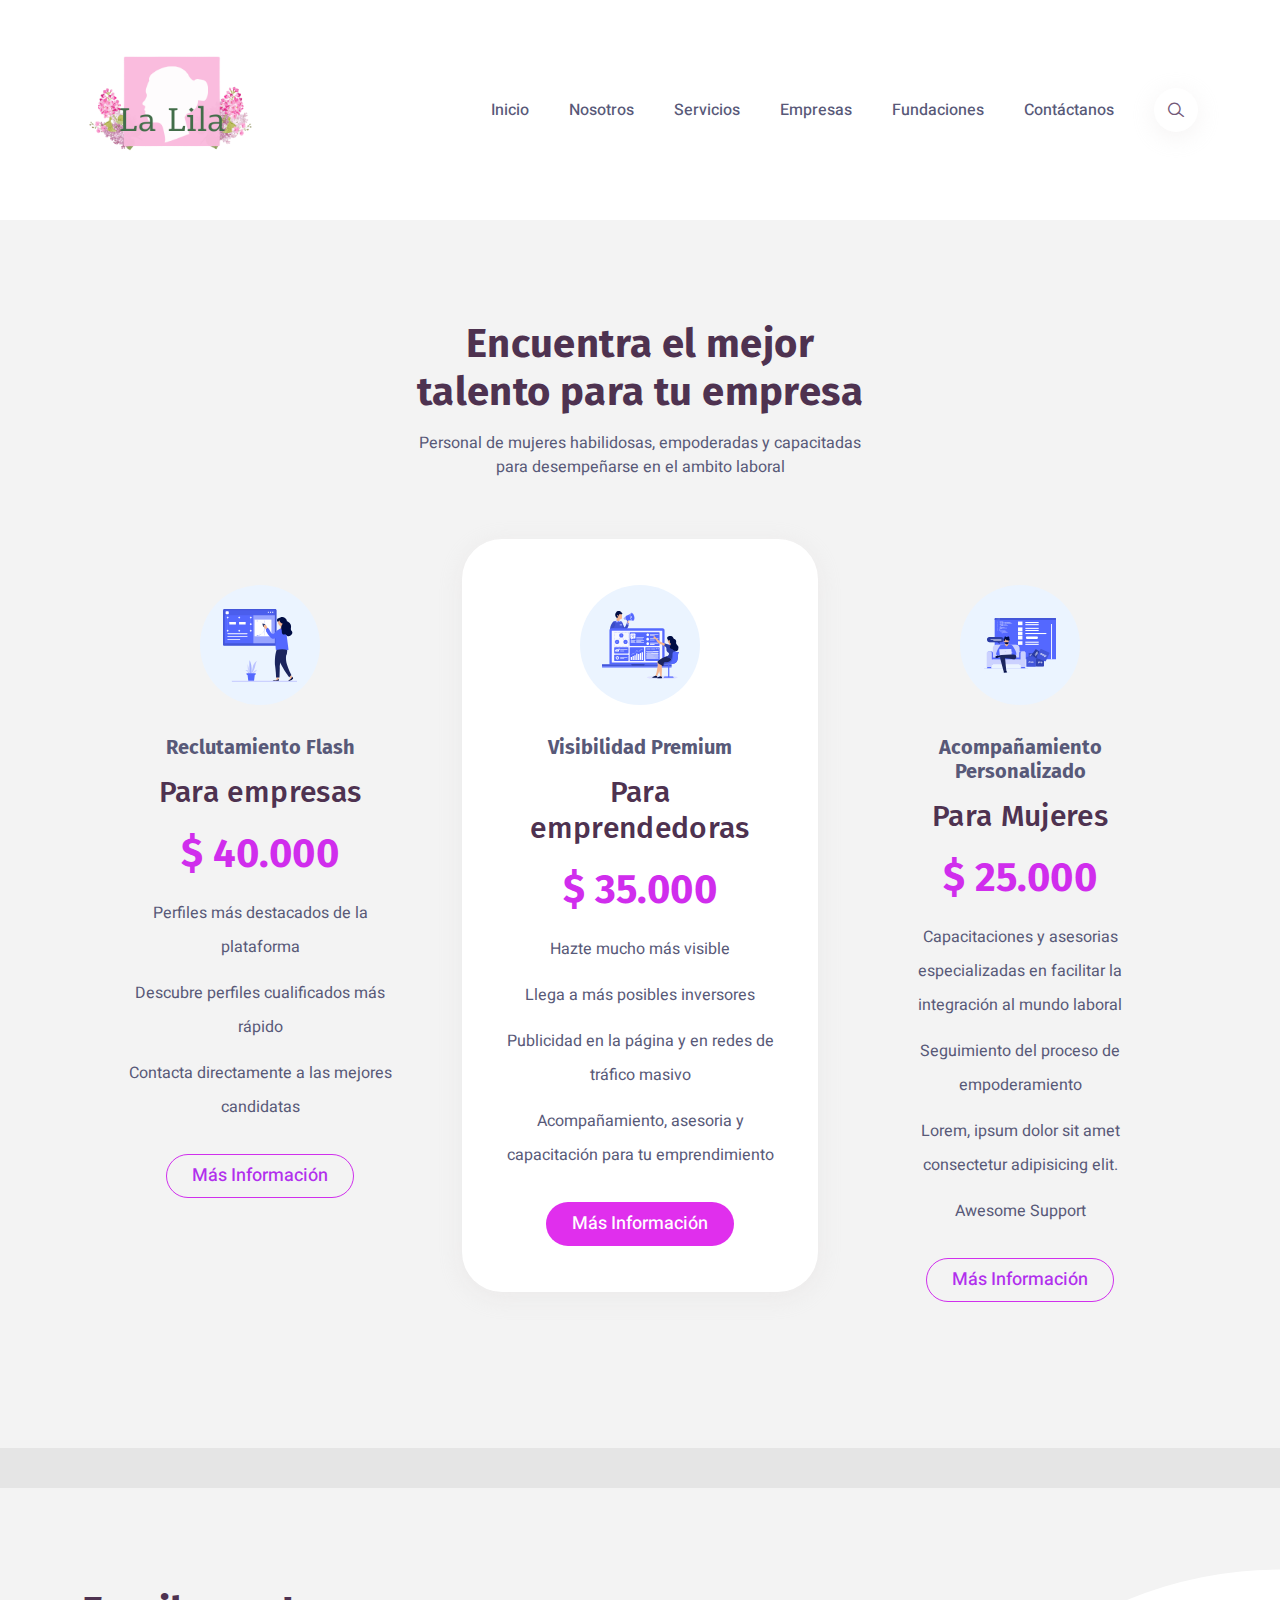
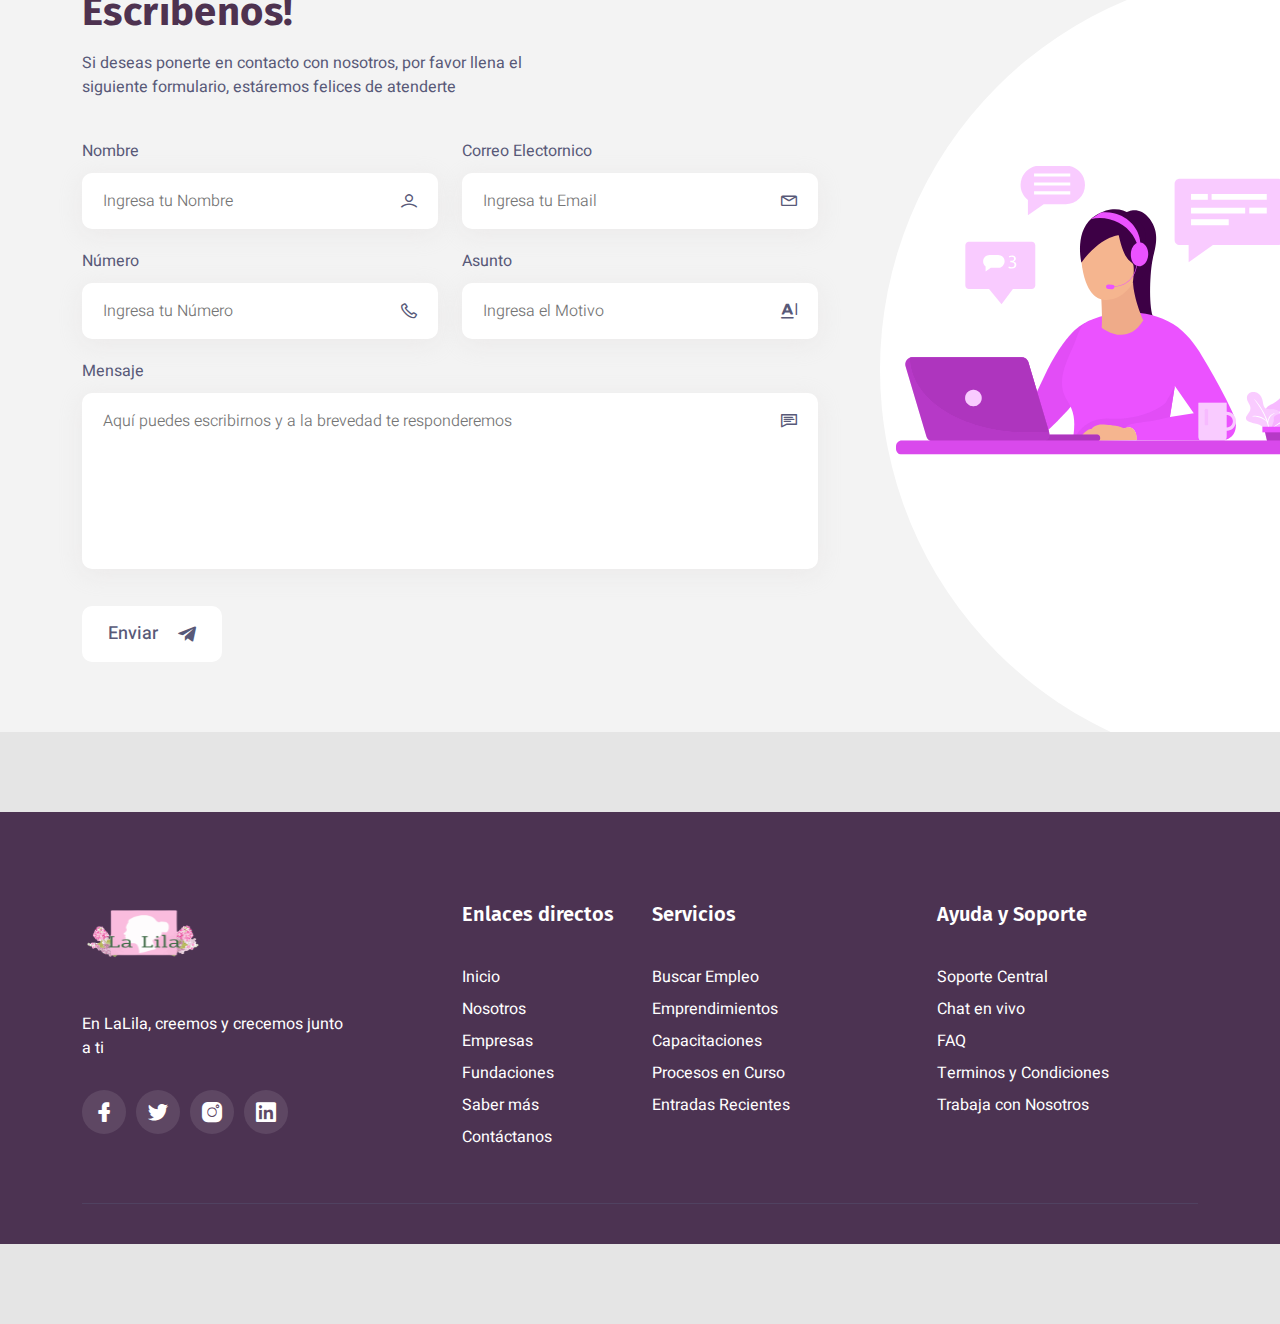
<file: pricing.html>
<!DOCTYPE html>
<html class="no-js" lang="es">

<head>
  <meta charset="utf-8" />
  <meta http-equiv="x-ua-compatible" content="ie=edge" />
  <title>LaLila</title>
  <meta name="description" content="" />
  <meta name="viewport" content="width=device-width, initial-scale=1" />
  <link rel="shortcut icon" type="image/x-icon" href="assets/img/businesswoman.svg" />
  <!-- Place favicon.ico in the root directory -->

  <!-- ========================= CSS here ========================= -->
  <link rel="stylesheet" href="assets/css/bootstrap-5.0.0-alpha-2.min.css" />
  <link rel="stylesheet" href="assets/css/LineIcons.2.0.css" />
  <link rel="stylesheet" href="assets/css/tiny-slider.css" />
  <link rel="stylesheet" href="assets/css/glightbox.min.css" />
  <link rel="stylesheet" href="assets/css/animate.css" />
  <link rel="stylesheet" href="assets/css/lindy-uikit.css" />
</head>

<body style="background: #E5E5E5">
  <!--[if lte IE 9]>
      <p class="browserupgrade">
        You are using an <strong>outdated</strong> browser. Please
        <a href="https://browsehappy.com/">upgrade your browser</a> to improve
        your experience and security.
      </p>
    <![endif]-->

  <!-- ========================= preloader start ========================= -->
  <div class="preloader">
    <div class="loader">
      <div class="spinner">
        <div class="spinner-container">
          <div class="spinner-rotator">
            <div class="spinner-left">
              <div class="spinner-circle"></div>
            </div>
            <div class="spinner-right">
              <div class="spinner-circle"></div>
            </div>
          </div>
        </div>
      </div>
    </div>
  </div>
  <!-- ========================= preloader end ========================= -->

  <!-- ========================= hero-section-wrapper-1 start ========================= -->


  <!-- ========================= header-4 start ========================= -->
  <header class="header header-4">
    <div class="navbar-area">
      <div class="container">
        <div class="row align-items-center">
          <div class="col-lg-12">
            <nav class="navbar navbar-expand-lg">
              <a class="navbar-brand" href="headers.html">
                <img src="assets/img/logo/lila.png" alt="Logo" />
              </a>
              <button class="navbar-toggler" type="button" data-toggle="collapse" data-target="#navbarSupportedContent4"
                aria-controls="navbarSupportedContent4" aria-expanded="false" aria-label="Toggle navigation">
                <span class="toggler-icon"></span>
                <span class="toggler-icon"></span>
                <span class="toggler-icon"></span>
              </button>

              <div class="collapse navbar-collapse sub-menu-bar" id="navbarSupportedContent4">
                <ul id="nav4" class="navbar-nav ml-auto">
                  <li class="nav-item">
                    <a class="page-scroll" href="index.html">Inicio</a>
                  </li>
                  <li class="nav-item">
                    <a class="page-scroll" href="about.html">Nosotros</a>
                  </li>
                  <li class="nav-item">
                    <a class="page-scroll" href="pricing.html">Servicios</a>
                  </li>
                  <li class="nav-item">
                    <a class="page-scroll" href="empresas.html">Empresas</a>
                  </li>
                  <li class="nav-item">
                    <a class="page-scroll" href="fundaciones.html">Fundaciones</a>
                  </li>
                  <li class="nav-item">
                    <a class="page-scroll" href="contact.html">Contáctanos</a>
                  </li>
                </ul>

              </div>
              <div class="header-search">
                <a href="#0"> <i class="lni lni-search-alt"></i> </a>
                <form action="#">
                  <input type="text" placeholder="Contenido a buscar...">
                </form>
              </div>
              <!-- navbar collapse -->
            </nav>
            <!-- navbar -->
          </div>
        </div>
        <!-- row -->
      </div>
      <!-- container -->
    </div>
    <!-- navbar area -->
  </header>
  <!-- ========================= header-4 end ========================= -->

  <section class="pricing-section pricing-style-2 mb-40">
    <div class="container">
      <div class="row justify-content-center">
        <div class="col-xxl-5 col-xl-5 col-lg-7 col-md-10">
          <div class="section-title text-center mb-60">
            <h3 class="mb-15">Encuentra el mejor talento para tu empresa</h3>
            <p>Personal de mujeres habilidosas, empoderadas y capacitadas para desempeñarse en el ambito laboral</p>
          </div>
        </div>
      </div>

      <div class="row justify-content-center">
        <div class="col-lg-4 col-md-8 col-sm-10">
          <div class="single-pricing">
            <div class="image">
              <img src="assets/img/pricing/pricing-1/pricing-1.svg" alt="">
            </div>
            <h6>Reclutamiento Flash</h6>
            <h4>Para empresas</h4>
            <h3>$ 40.000</h3>
            <ul>
              <li>Perfiles más destacados de la plataforma</li>
              <li>Descubre perfiles cualificados más rápido</li>
              <li>Contacta directamente a las mejores candidatas </li>
            </ul>
            <a href="#0" class="button border-button radius-30">Más Información</a>
          </div>
        </div>
        <div class="col-lg-4 col-md-8 col-sm-10">
          <div class="single-pricing active">
            <div class="image">
              <img src="assets/img/pricing/pricing-1/pricing-2.svg" alt="">
            </div>
            <h6>Visibilidad Premium</h6>
            <h4>Para emprendedoras</h4>
            <h3>$ 35.000</h3>
            <ul>
              <li>Hazte mucho más visible</li>
              <li>Llega a más posibles inversores</li>
              <li>Publicidad en la página y en redes de tráfico masivo</li>
              <li>Acompañamiento, asesoria y capacitación para tu emprendimiento</li>
            </ul>
            <a href="#0" class="button radius-30">Más Información</a>
          </div>
        </div>
        <div class="col-lg-4 col-md-8 col-sm-10">
          <div class="single-pricing">
            <div class="image">
              <img src="assets/img/pricing/pricing-1/pricing-3.svg" alt="">
            </div>
            <h6>Acompañamiento Personalizado</h6>
            <h4>Para Mujeres</h4>
            <h3>$ 25.000</h3>
            <ul>
              <li>Capacitaciones y asesorias especializadas en facilitar la integración al mundo laboral</li>
              <li>Seguimiento del proceso de empoderamiento</li>
              <li>Lorem, ipsum dolor sit amet consectetur adipisicing elit.</li>
              <li>Awesome Support</li>
            </ul>
            <a href="#0" class="button border-button radius-30">Más Información</a>
          </div>
        </div>
      </div>

    </div>
  </section>

  <!-- ========================= contact style-1 start ========================= -->
  <section id="contact" class="contact-section contact-style-1 mb-80">
    <div class="container">
      <div class="row">
        <div class="col-lg-8">

          <div class="row">
            <div class="col-xxl-7 col-xl-8 col-lg-10">
              <div class="section-title mb-40">
                <h3 class="mb-15">Escribenos!</h3>
                <p>Si deseas ponerte en contacto con nosotros, por favor llena el siguiente formulario, estáremos
                  felices de atenderte</p>
              </div>
            </div>
          </div>

          <div class="contact-form-wrapper">
            <form action="assets/php/contact.php" method="POST">
              <div class="row">
                <div class="col-md-6">
                  <div class="single-input">
                    <label for="name">Nombre</label>
                    <input type="text" id="name" name="name" class="form-input" placeholder="Ingresa tu Nombre">
                    <i class="lni lni-user"></i>
                  </div>
                </div>
                <div class="col-md-6">
                  <div class="single-input">
                    <label for="email">Correo Electornico</label>
                    <input type="email" id="email" name="email" class="form-input" placeholder="Ingresa tu Email">
                    <i class="lni lni-envelope"></i>
                  </div>
                </div>
                <div class="col-md-6">
                  <div class="single-input">
                    <label for="number">Número</label>
                    <input type="text" id="number" name="number" class="form-input" placeholder="Ingresa tu Número">
                    <i class="lni lni-phone"></i>
                  </div>
                </div>
                <div class="col-md-6">
                  <div class="single-input">
                    <label for="subject">Asunto</label>
                    <input type="text" id="subject" name="subject" class="form-input" placeholder="Ingresa el Motivo">
                    <i class="lni lni-text-format"></i>
                  </div>
                </div>
                <div class="col-md-12">
                  <div class="single-input">
                    <label for="message">Mensaje</label>
                    <textarea name="message" id="message" class="form-input"
                      placeholder="Aquí puedes escribirnos y a la brevedad te responderemos" rows="6"></textarea>
                    <i class="lni lni-comments-alt"></i>
                  </div>
                </div>
                <div class="col-md-12">
                  <div class="form-button">
                    <button type="submit" class="button radius-10">Enviar<i class="lni lni-telegram-original"></i>
                    </button>
                  </div>
                </div>
              </div>
            </form>
          </div>

        </div>
      </div>
    </div>

    <div class="contact-image">
      <img src="assets/img/contact/contact-1/illustation.svg" alt="">
    </div>
  </section>
  <!-- ========================= contact style-1 end ========================= -->

  <!-- ========================= footer style-1 footer-dark start ========================= -->
  <footer class="footer footer-style-1 footer-dark mb-80">
    <div class="container">
      <div class="widget-wrapper">
        <div class="row">
          <div class="col-xl-3 col-lg-4 col-md-6">
            <div class="footer-widget">
              <div class="logo">
                <a href="#0"> <img width="124" height="90" src="assets/img/logo/lila.png" alt=""> </a>
              </div>
              <p class="desc">En LaLila, creemos y crecemos junto a ti</p>
              <ul class="socials">
                <li> <a href="#0"> <i class="lni lni-facebook-filled"></i> </a> </li>
                <li> <a href="#0"> <i class="lni lni-twitter-filled"></i> </a> </li>
                <li> <a href="#0"> <i class="lni lni-instagram-filled"></i> </a> </li>
                <li> <a href="#0"> <i class="lni lni-linkedin-original"></i> </a> </li>
              </ul>
            </div>
          </div>
          <div class="col-xl-2 offset-xl-1 col-lg-2 col-md-6 col-sm-6">
            <div class="footer-widget">
              <h6>Enlaces directos</h6>
              <ul class="links">
                <li> <a href="headers.html">Inicio</a> </li>
                <li> <a href="#0">Nosotros</a> </li>
                <li> <a href="#0">Empresas</a> </li>
                <li> <a href="#0">Fundaciones</a> </li>
                <li> <a href="#0">Saber más</a> </li>
                <li> <a href="#0">Contáctanos</a> </li>
              </ul>
            </div>
          </div>
          <div class="col-xl-3 col-lg-3 col-md-6 col-sm-6">
            <div class="footer-widget">
              <h6>Servicios</h6>
              <ul class="links">
                <li> <a href="#0">Buscar Empleo</a> </li>
                <li> <a href="#0">Emprendimientos</a> </li>
                <li> <a href="#0">Capacitaciones</a> </li>
                <li> <a href="#0">Procesos en Curso</a> </li>
                <li> <a href="#0">Entradas Recientes</a> </li>
              </ul>
            </div>
          </div>
          <div class="col-xl-3 col-lg-3 col-md-6">
            <div class="footer-widget">
              <h6>Ayuda y Soporte</h6>
              <ul class="links">
                <li> <a href="#0">Soporte Central</a> </li>
                <li> <a href="#0">Chat en vivo</a> </li>
                <li> <a href="#0">FAQ</a> </li>
                <li> <a href="#0">Terminos y Condiciones</a> </li>
                <li> <a href="#0">Trabaja con Nosotros</a> </li>
              </ul>
            </div>
          </div>
        </div>
      </div>
      <div class="copyright-wrapper">
        <!-- Comentario cualquiera -->
      </div>
    </div>
  </footer>
  <!-- ========================= footer style-1 footer-dark end ========================= -->


  <!-- ========================= JS here ========================= -->
  <script src="assets/js/bootstrap.5.0.0.alpha-2-min.js"></script>
  <script src="assets/js/tiny-slider.js"></script>
  <script src="assets/js/count-up.min.js"></script>
  <script src="assets/js/imagesloaded.min.js"></script>
  <script src="assets/js/isotope.min.js"></script>
  <script src="assets/js/glightbox.min.js"></script>
  <script src="assets/js/wow.min.js"></script>
  <script src="assets/js/main.js"></script>

  <script>

    // ============= video popup
    GLightbox({
      'href': 'assets/video/video.mp4',
      'type': 'video',
      'source': 'local', //vimeo, youtube or local
      'width': 900,
      'autoplayVideos': true,
    });

    // header-2  toggler-icon
    let navbarToggler2 = document.querySelector(".header-2 .navbar-toggler");
    var navbarCollapse2 = document.querySelector(".header-2 .navbar-collapse");

    document.querySelectorAll(".header-2 .page-scroll").forEach(e =>
      e.addEventListener("click", () => {
        navbarToggler2.classList.remove("active");
        navbarCollapse2.classList.remove('show')
      })
    );
    navbarToggler2.addEventListener('click', function () {
      navbarToggler2.classList.toggle("active");
    })


    // header-4  toggler-icon
    let navbarToggler4 = document.querySelector(".header-4 .navbar-toggler");
    var navbarCollapse4 = document.querySelector(".header-4 .navbar-collapse");

    document.querySelectorAll(".header-4 .page-scroll").forEach(e =>
      e.addEventListener("click", () => {
        navbarToggler4.classList.remove("active");
        navbarCollapse4.classList.remove('show')
      })
    );
    navbarToggler4.addEventListener('click', function () {
      navbarToggler4.classList.toggle("active");
    })

  </script>
  <script>
    //============== isotope masonry js with imagesloaded
    imagesLoaded('#gallery', function () {
      var elem = document.querySelector('.grid');
      var iso = new Isotope(elem, {
        // options
        itemSelector: '.grid-item',
        masonry: {
          // use outer width of grid-sizer for columnWidth
          columnWidth: '.grid-item'
        }
      });

    });

  </script>

  <script src="https://cdn.jsdelivr.net/npm/@popperjs/core@2.10.2/dist/umd/popper.min.js"
    integrity="sha384-7+zCNj/IqJ95wo16oMtfsKbZ9ccEh31eOz1HGyDuCQ6wgnyJNSYdrPa03rtR1zdB"
    crossorigin="anonymous"></script>
  <script src="https://cdn.jsdelivr.net/npm/bootstrap@5.1.3/dist/js/bootstrap.min.js"
    integrity="sha384-QJHtvGhmr9XOIpI6YVutG+2QOK9T+ZnN4kzFN1RtK3zEFEIsxhlmWl5/YESvpZ13"
    crossorigin="anonymous"></script>
  <script src="https://cdn.jsdelivr.net/npm/bootstrap@5.1.3/dist/js/bootstrap.bundle.min.js"
    integrity="sha384-ka7Sk0Gln4gmtz2MlQnikT1wXgYsOg+OMhuP+IlRH9sENBO0LRn5q+8nbTov4+1p"
    crossorigin="anonymous"></script>

</body>

</html>
</file>
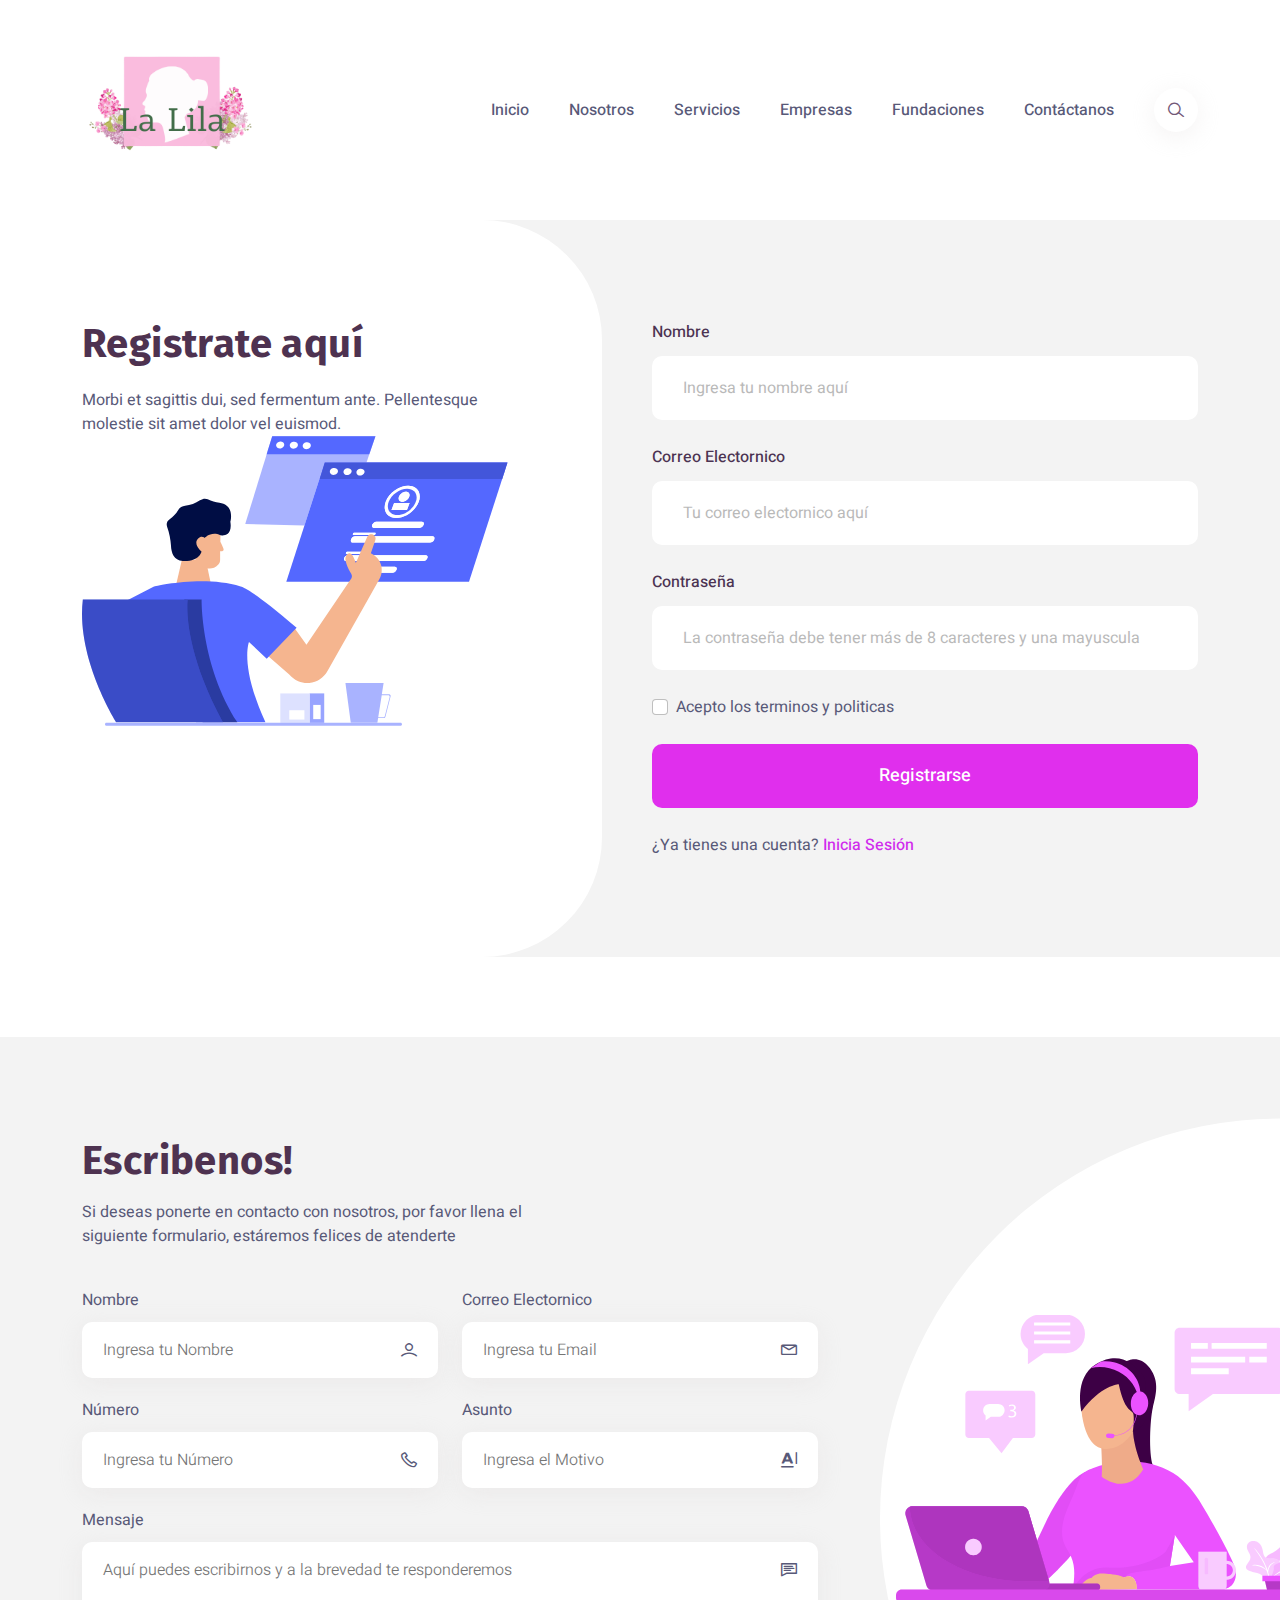
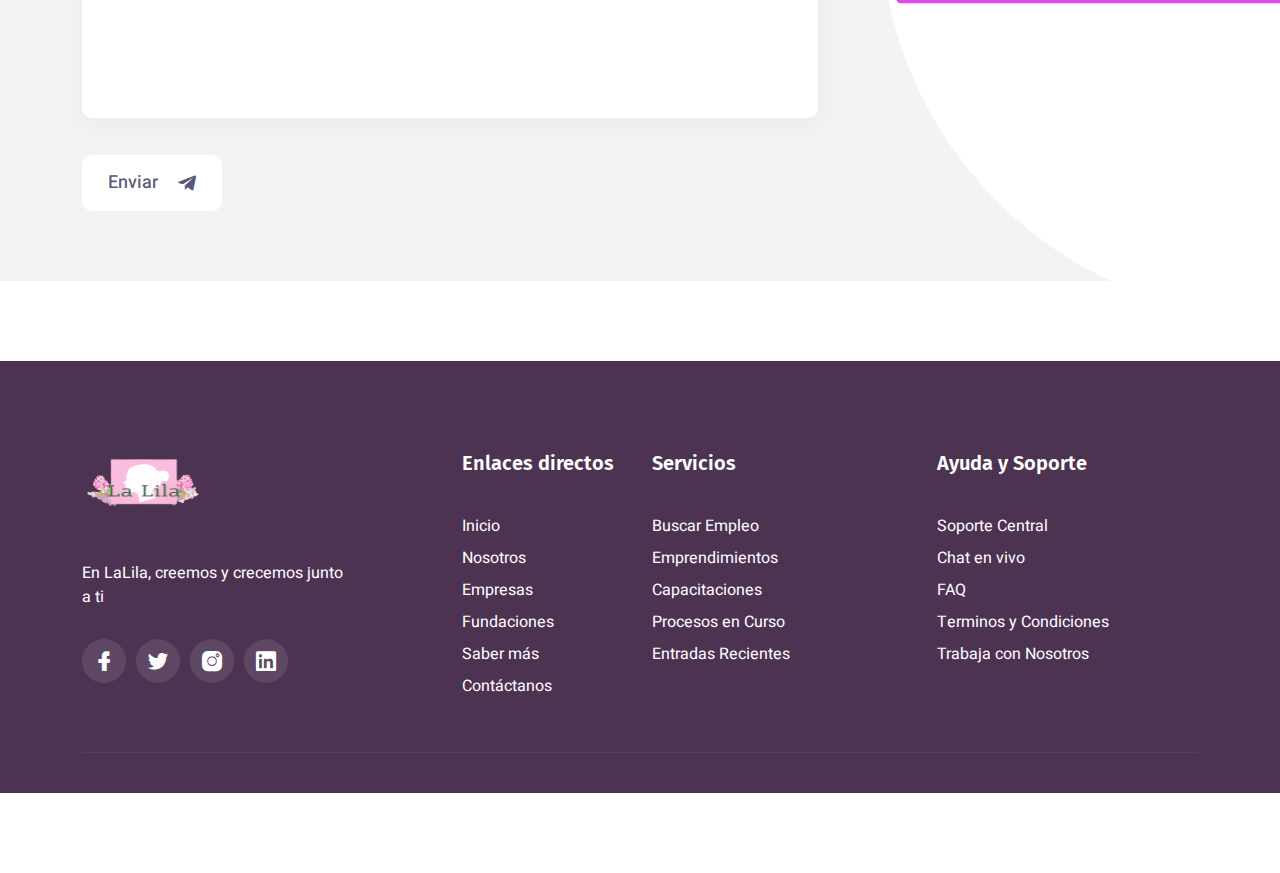
<file: registro.html>
<!DOCTYPE html>
<html class="no-js" lang="es">

<head>
    <meta charset="utf-8" />
    <meta http-equiv="x-ua-compatible" content="ie=edge" />
    <title>LaLila</title>
    <meta name="description" content="" />
    <meta name="viewport" content="width=device-width, initial-scale=1" />
    <link rel="shortcut icon" type="image/x-icon" href="assets/img/businesswoman.svg" />
    <!-- Place favicon.ico in the root directory -->

    <!-- ========================= CSS here ========================= -->
    <link rel="stylesheet" href="assets/css/bootstrap-5.0.0-alpha-2.min.css" />
    <link rel="stylesheet" href="assets/css/LineIcons.2.0.css" />
    <link rel="stylesheet" href="assets/css/tiny-slider.css" />
    <link rel="stylesheet" href="assets/css/glightbox.min.css" />
    <link rel="stylesheet" href="assets/css/animate.css" />
    <link rel="stylesheet" href="assets/css/lindy-uikit.css" />
</head>

<body>
    <!--[if lte IE 9]>
      <p class="browserupgrade">
        You are using an <strong>outdated</strong> browser. Please
        <a href="https://browsehappy.com/">upgrade your browser</a> to improve
        your experience and security.
      </p>
    <![endif]-->

    <!-- ========================= preloader start ========================= -->
    <div class="preloader">
        <div class="loader">
            <div class="spinner">
                <div class="spinner-container">
                    <div class="spinner-rotator">
                        <div class="spinner-left">
                            <div class="spinner-circle"></div>
                        </div>
                        <div class="spinner-right">
                            <div class="spinner-circle"></div>
                        </div>
                    </div>
                </div>
            </div>
        </div>
    </div>
    <!-- ========================= preloader end ========================= -->
    <header class="header header-4">
        <div class="navbar-area">
            <div class="container">
                <div class="row align-items-center">
                    <div class="col-lg-12">
                        <nav class="navbar navbar-expand-lg">
                            <a class="navbar-brand" href="index.html.html">
                                <img src="assets/img/logo/lila.png" alt="Logo" />
                            </a>
                            <button class="navbar-toggler" type="button" data-toggle="collapse"
                                data-target="#navbarSupportedContent4" aria-controls="navbarSupportedContent4"
                                aria-expanded="false" aria-label="Toggle navigation">
                                <span class="toggler-icon"></span>
                                <span class="toggler-icon"></span>
                                <span class="toggler-icon"></span>
                            </button>


                            <div class="collapse navbar-collapse sub-menu-bar" id="navbarSupportedContent4">
                                <ul id="nav4" class="navbar-nav ml-auto">
                                    <li class="nav-item">
                                        <a class="page-scroll" href="index.html">Inicio</a>
                                    </li>
                                    <li class="nav-item">
                                        <a class="page-scroll" href="about.html">Nosotros</a>
                                    </li>
                                    <li class="nav-item">
                                        <a class="page-scroll" href="pricing.html">Servicios</a>
                                    </li>
                                    <li class="nav-item">
                                        <a class="page-scroll" href="empresas.html">Empresas</a>
                                    </li>
                                    <li class="nav-item">
                                        <a class="page-scroll" href="fundaciones.html">Fundaciones</a>
                                    </li>
                                    <li class="nav-item">
                                        <a class="page-scroll" href="contact.html">Contáctanos</a>
                                    </li>
                                </ul>

                            </div>
                            <div class="header-search">
                                <a href="#0"> <i class="lni lni-search-alt"></i> </a>
                                <form action="#">
                                    <input type="text" placeholder="Contenido a buscar...">
                                </form>
                            </div>
                            <!-- navbar collapse -->
                        </nav>
                        <!-- navbar -->
                    </div>
                </div>
                <!-- row -->
            </div>
            <!-- container -->
        </div>
        <!-- navbar area -->
    </header>
    <!-- ========================= signup-style-1 start ========================= -->
    <section class="signup signup-style-1 mb-80">
        <div class="container">
            <div class="row">
                <div class="col-lg-6">
                    <div class="signup-content-wrapper">
                        <div class="section-title">
                            <h3 class="mb-20">Registrate aquí</h3>
                            <p>Morbi et sagittis dui, sed fermentum ante. Pellentesque molestie sit amet dolor vel
                                euismod.</p>
                        </div>
                        <div class="image">
                            <img src="assets/img/signup/signup-1/signup-img.svg" alt="" class="w-100">
                        </div>
                    </div>
                </div>
                <div class="col-lg-6">
                    <div class="signup-form-wrapper">
                        <form action="#" class="signup-form">

                            <div class="single-input">
                                <label for="signup-name">Nombre</label>
                                <input type="text" id="signup-name" name="signup-name"
                                    placeholder="Ingresa tu nombre aquí">
                            </div>


                            <div class="single-input">
                                <label for="signup-email">Correo Electornico</label>
                                <input type="email" id="signup-email" name="signup-email"
                                    placeholder="Tu correo electornico aquí">
                            </div>
                            <div class="single-input">
                                <label for="signup-password">Contraseña</label>
                                <input type="password" id="signup-password" name="signup-password"
                                    placeholder="La contraseña debe tener más de 8 caracteres y una mayuscula">
                            </div>


                            <script>

                            </script>


                            <div class="form-check mb-25">
                                <input class="form-check-input" type="checkbox" value="" id="flexCheckDefault">
                                <label class="form-check-label" for="flexCheckDefault">
                                    Acepto los terminos y politicas
                                </label>
                            </div>
                            <div class="signup-button mb-25">
                                <button class="button button-lg radius-10 btn-block">Registrarse</button>
                            </div>
                            <p>¿Ya tienes una cuenta? <a href="signup.html">Inicia Sesión</a> </p>
                        </form>
                    </div>
                </div>
            </div>
        </div>
    </section>
    <!-- ========================= signup-style-1 end ========================= -->
    <!-- ========================= contact style-1 start ========================= -->
    <section id="contact" class="contact-section contact-style-1 mb-80">
        <div class="container">
            <div class="row">
                <div class="col-lg-8">

                    <div class="row">
                        <div class="col-xxl-7 col-xl-8 col-lg-10">
                            <div class="section-title mb-40">
                                <h3 class="mb-15">Escribenos!</h3>
                                <p>Si deseas ponerte en contacto con nosotros, por favor llena el siguiente formulario,
                                    estáremos
                                    felices de atenderte</p>
                            </div>
                        </div>
                    </div>

                    <div class="contact-form-wrapper">
                        <form action="assets/php/contact.php" method="POST">
                            <div class="row">
                                <div class="col-md-6">
                                    <div class="single-input">
                                        <label for="name">Nombre</label>
                                        <input type="text" id="name" name="name" class="form-input"
                                            placeholder="Ingresa tu Nombre">
                                        <i class="lni lni-user"></i>
                                    </div>
                                </div>
                                <div class="col-md-6">
                                    <div class="single-input">
                                        <label for="email">Correo Electornico</label>
                                        <input type="email" id="email" name="email" class="form-input"
                                            placeholder="Ingresa tu Email">
                                        <i class="lni lni-envelope"></i>
                                    </div>
                                </div>
                                <div class="col-md-6">
                                    <div class="single-input">
                                        <label for="number">Número</label>
                                        <input type="text" id="number" name="number" class="form-input"
                                            placeholder="Ingresa tu Número">
                                        <i class="lni lni-phone"></i>
                                    </div>
                                </div>
                                <div class="col-md-6">
                                    <div class="single-input">
                                        <label for="subject">Asunto</label>
                                        <input type="text" id="subject" name="subject" class="form-input"
                                            placeholder="Ingresa el Motivo">
                                        <i class="lni lni-text-format"></i>
                                    </div>
                                </div>
                                <div class="col-md-12">
                                    <div class="single-input">
                                        <label for="message">Mensaje</label>
                                        <textarea name="message" id="message" class="form-input"
                                            placeholder="Aquí puedes escribirnos y a la brevedad te responderemos"
                                            rows="6"></textarea>
                                        <i class="lni lni-comments-alt"></i>
                                    </div>
                                </div>
                                <div class="col-md-12">
                                    <div class="form-button">
                                        <button type="submit" class="button radius-10">Enviar<i
                                                class="lni lni-telegram-original"></i>
                                        </button>
                                    </div>
                                </div>
                            </div>
                        </form>
                    </div>

                </div>
            </div>
        </div>

        <div class="contact-image">
            <img src="assets/img/contact/contact-1/illustation.svg" alt="">
        </div>
    </section>
    <!-- ========================= contact style-1 end ========================= -->

    <!-- ========================= footer style-1 footer-dark start ========================= -->
    <footer class="footer footer-style-1 footer-dark mb-80">
        <div class="container">
            <div class="widget-wrapper">
                <div class="row">
                    <div class="col-xl-3 col-lg-4 col-md-6">
                        <div class="footer-widget">
                            <div class="logo">
                                <a href="#0"> <img width="124" height="90" src="assets/img/logo/lila.png" alt=""> </a>
                            </div>
                            <p class="desc">En LaLila, creemos y crecemos junto a ti</p>
                            <ul class="socials">
                                <li> <a href="#0"> <i class="lni lni-facebook-filled"></i> </a> </li>
                                <li> <a href="#0"> <i class="lni lni-twitter-filled"></i> </a> </li>
                                <li> <a href="#0"> <i class="lni lni-instagram-filled"></i> </a> </li>
                                <li> <a href="#0"> <i class="lni lni-linkedin-original"></i> </a> </li>
                            </ul>
                        </div>
                    </div>
                    <div class="col-xl-2 offset-xl-1 col-lg-2 col-md-6 col-sm-6">
                        <div class="footer-widget">
                            <h6>Enlaces directos</h6>
                            <ul class="links">
                                <li> <a href="index.html">Inicio</a> </li>
                                <li> <a href="about.html">Nosotros</a> </li>
                                <li> <a href="empresas.html">Empresas</a> </li>
                                <li> <a href="fundaciones.html">Fundaciones</a> </li>
                                <li> <a href="#0">Saber más</a> </li>
                                <li> <a href="contact.html">Contáctanos</a> </li>
                            </ul>
                        </div>
                    </div>
                    <div class="col-xl-3 col-lg-3 col-md-6 col-sm-6">
                        <div class="footer-widget">
                            <h6>Servicios</h6>
                            <ul class="links">
                                <li> <a href="#0">Buscar Empleo</a> </li>
                                <li> <a href="#0">Emprendimientos</a> </li>
                                <li> <a href="#0">Capacitaciones</a> </li>
                                <li> <a href="#0">Procesos en Curso</a> </li>
                                <li> <a href="#0">Entradas Recientes</a> </li>
                            </ul>
                        </div>
                    </div>
                    <div class="col-xl-3 col-lg-3 col-md-6">
                        <div class="footer-widget">
                            <h6>Ayuda y Soporte</h6>
                            <ul class="links">
                                <li> <a href="#0">Soporte Central</a> </li>
                                <li> <a href="#0">Chat en vivo</a> </li>
                                <li> <a href="#0">FAQ</a> </li>
                                <li> <a href="#0">Terminos y Condiciones</a> </li>
                                <li> <a href="#0">Trabaja con Nosotros</a> </li>
                            </ul>
                        </div>
                    </div>
                </div>
            </div>
            <div class="copyright-wrapper">
                <!-- Comentario cualquiera -->
            </div>
        </div>
    </footer>
    <!-- ========================= footer style-1 footer-dark end ========================= -->



    <!-- ========================= JS here ========================= -->


    <script src="assets/js/bootstrap.5.0.0.alpha-2-min.js"></script>
    <script src="assets/js/tiny-slider.js"></script>
    <script src="assets/js/count-up.min.js"></script>
    <script src="assets/js/imagesloaded.min.js"></script>
    <script src="assets/js/isotope.min.js"></script>
    <script src="assets/js/glightbox.min.js"></script>
    <script src="assets/js/wow.min.js"></script>
    <script src="assets/js/main.js"></script>

</body>

</html>
</file>
<file: assets/css/tiny-slider.css>
.tns-outer{padding:0 !important}.tns-outer [hidden]{display:none !important}.tns-outer [aria-controls],.tns-outer [data-action]{cursor:pointer}.tns-slider{-webkit-transition:all 0s;-moz-transition:all 0s;transition:all 0s}.tns-slider>.tns-item{-webkit-box-sizing:border-box;-moz-box-sizing:border-box;box-sizing:border-box}.tns-horizontal.tns-subpixel{white-space:nowrap}.tns-horizontal.tns-subpixel>.tns-item{display:inline-block;vertical-align:top;white-space:normal}.tns-horizontal.tns-no-subpixel:after{content:'';display:table;clear:both}.tns-horizontal.tns-no-subpixel>.tns-item{float:left}.tns-horizontal.tns-carousel.tns-no-subpixel>.tns-item{margin-right:-100%}.tns-no-calc{position:relative;left:0}.tns-gallery{position:relative;left:0;min-height:1px}.tns-gallery>.tns-item{position:absolute;left:-100%;-webkit-transition:transform 0s, opacity 0s;-moz-transition:transform 0s, opacity 0s;transition:transform 0s, opacity 0s}.tns-gallery>.tns-slide-active{position:relative;left:auto !important}.tns-gallery>.tns-moving{-webkit-transition:all 0.25s;-moz-transition:all 0.25s;transition:all 0.25s}.tns-autowidth{display:inline-block}.tns-lazy-img{-webkit-transition:opacity 0.6s;-moz-transition:opacity 0.6s;transition:opacity 0.6s;opacity:0.6}.tns-lazy-img.tns-complete{opacity:1}.tns-ah{-webkit-transition:height 0s;-moz-transition:height 0s;transition:height 0s}.tns-ovh{overflow:hidden}.tns-visually-hidden{position:absolute;left:-10000em}.tns-transparent{opacity:0;visibility:hidden}.tns-fadeIn{opacity:1;filter:alpha(opacity=100);z-index:0}.tns-normal,.tns-fadeOut{opacity:0;filter:alpha(opacity=0);z-index:-1}.tns-vpfix{white-space:nowrap}.tns-vpfix>div,.tns-vpfix>li{display:inline-block}.tns-t-subp2{margin:0 auto;width:310px;position:relative;height:10px;overflow:hidden}.tns-t-ct{width:2333.3333333%;width:-webkit-calc(100% * 70 / 3);width:-moz-calc(100% * 70 / 3);width:calc(100% * 70 / 3);position:absolute;right:0}.tns-t-ct:after{content:'';display:table;clear:both}.tns-t-ct>div{width:1.4285714%;width:-webkit-calc(100% / 70);width:-moz-calc(100% / 70);width:calc(100% / 70);height:10px;float:left}

/*# sourceMappingURL=sourcemaps/tiny-slider.css.map */
</file>
<file: assets/css/style.css>
/**
* Template Name: Selecao - v4.7.0
* Template URL: https://bootstrapmade.com/selecao-bootstrap-template/
* Author: BootstrapMade.com
* License: https://bootstrapmade.com/license/
*/

/*--------------------------------------------------------------
# General
-

/*--------------------------------------------------------------
# Disable AOS delay on mobile
--------------------------------------------------------------*/
@media screen and (max-width: 768px) {
  [data-aos-delay] {
    transition-delay: 0 !important;
  }
}

/*--------------------------------------------------------------
# Navigation Menu
--------------------------------------------------------------*/
/**
* Desktop Navigation 
*/
/* .navbar {
  padding: 0;
}
.navbar ul {
  margin: 0;
  padding: 0;
  display: flex;
  list-style: none;
  align-items: center;
}
.navbar li {
  position: relative;
}
.navbar a, .navbar a:focus {
  display: flex;
  align-items: center;
  justify-content: space-between;
  padding: 5px 15px 7px 15px;
  margin-left: 5px;
  font-size: 14px;
  color: #fff;
  white-space: nowrap;
  transition: 0.3s;
  border-radius: 50px;
}
.navbar a i, .navbar a:focus i {
  font-size: 12px;
  line-height: 0;
  margin-left: 5px;
}
.navbar a:hover, .navbar .active, .navbar .active:focus, .navbar li:hover > a {
  background: #c803ef;
}
.navbar .dropdown ul {
  display: block;
  position: absolute;
  left: 5px;
  top: calc(100% + 30px);
  margin: 5px 0 0 0;
  padding: 10px 0;
  z-index: 99;
  opacity: 0;
  visibility: hidden;
  background: #fff;
  box-shadow: 0px 0px 30px rgba(127, 137, 161, 0.25);
  transition: 0.3s;
  border-radius: 15px;
}
.navbar .dropdown ul li {
  min-width: 200px;
}
.navbar .dropdown ul a {
  padding: 10px 20px;
  color: #2a2c39;
  margin: 0 5px;
  font-size: 14px;
}
.navbar .dropdown ul a i {
  font-size: 12px;
}
.navbar .dropdown ul a:hover, .navbar .dropdown ul .active:hover, .navbar .dropdown ul li:hover > a {
  color: #fff;
}
.navbar .dropdown:hover > ul {
  opacity: 1;
  top: 100%;
  visibility: visible;
}
.navbar .dropdown .dropdown ul {
  top: 0;
  left: calc(100% - 30px);
  visibility: hidden;
}
.navbar .dropdown .dropdown:hover > ul {
  opacity: 1;
  top: 0;
  left: 100%;
  visibility: visible;
}
@media (max-width: 1366px) {
  .navbar .dropdown .dropdown ul {
    left: -90%;
  }
  .navbar .dropdown .dropdown:hover > ul {
    left: -100%;
  }
} */

/**
* Mobile Navigation 
*/
.mobile-nav-toggle {
  color: #fff;
  font-size: 28px;
  cursor: pointer;
  display: none;
  line-height: 0;
  transition: 0.5s;
}

@media (max-width: 991px) {
  .mobile-nav-toggle {
    display: block;
  }

  .navbar ul {
    display: none;
  }
}
.navbar-mobile {
  position: fixed;
  overflow: hidden;
  top: 0;
  right: 0;
  left: 0;
  bottom: 0;
  background: rgba(20, 21, 28, 0.9);
  transition: 0.3s;
  z-index: 999;
}
.navbar-mobile .mobile-nav-toggle {
  position: absolute;
  top: 15px;
  right: 15px;
}
.navbar-mobile ul {
  display: block;
  position: absolute;
  top: 55px;
  right: 15px;
  bottom: 15px;
  left: 15px;
  padding: 10px 0;
  border-radius: 10px;
  background-color: #fff;
  overflow-y: auto;
  transition: 0.3s;
}
.navbar-mobile a, .navbar-mobile a:focus {
  padding: 10px 20px;
  margin: 5px;
  font-size: 15px;
  color: #2a2c39;
}
.navbar-mobile a:hover, .navbar-mobile .active, .navbar-mobile li:hover > a {
  color: #fff;
}
.navbar-mobile .getstarted, .navbar-mobile .getstarted:focus {
  margin: 15px;
}
.navbar-mobile .dropdown ul {
  position: static;
  display: none;
  margin: 10px 20px;
  padding: 10px 0;
  z-index: 99;
  opacity: 1;
  visibility: visible;
  background: #fff;
  box-shadow: 0px 0px 30px rgba(127, 137, 161, 0.25);
}
.navbar-mobile .dropdown ul li {
  min-width: 200px;
}
.navbar-mobile .dropdown ul a {
  padding: 10px 20px;
}
.navbar-mobile .dropdown ul a i {
  font-size: 12px;
}
.navbar-mobile .dropdown ul a:hover, .navbar-mobile .dropdown ul .active:hover, .navbar-mobile .dropdown ul li:hover > a {
  color: #fff;
}
.navbar-mobile .dropdown > .dropdown-active {
  display: block;
}

/*--------------------------------------------------------------
# Hero Section
--------------------------------------------------------------*/
/* #hero {
  width: 100%;
  overflow: hidden;
  position: relative;
  background: linear-gradient(0deg, #2a2c39 0%, #33364a 100%);
  padding: 0;
}
#hero .carousel-container {
  display: flex;
  justify-content: center;
  align-items: center;
  flex-direction: column;
  text-align: center;
  position: relative;
  height: 70vh;
  padding-top: 60px;
}
#hero h2 {
  color: #fff;
  margin-bottom: 30px;
  font-size: 48px;
  font-weight: 700;
}
#hero p {
  width: 80%;
  -webkit-animation-delay: 0.4s;
  animation-delay: 0.4s;
  margin: 0 auto 30px auto;
  color: #fff;
}
#hero .carousel-control-prev, #hero .carousel-control-next {
  width: 10%;
}
#hero .carousel-control-next-icon, #hero .carousel-control-prev-icon {
  background: none;
  font-size: 48px;
  line-height: 1;
  width: auto;
  height: auto;
}
#hero .btn-get-started {
  font-family: "Raleway", sans-serif;
  font-weight: 500;
  font-size: 14px;
  letter-spacing: 1px;
  display: inline-block;
  padding: 12px 32px;
  border-radius: 50px;
  transition: 0.5s;
  line-height: 1;
  margin: 10px;
  color: #fff;
  -webkit-animation-delay: 0.8s;
  animation-delay: 0.8s;
  border: 2px solid #c803ef;
}
#hero .btn-get-started:hover {
  background: #c803ef;
  color: #fff;
  text-decoration: none;
}
@media (min-width: 1024px) {
  #hero p {
    width: 60%;
  }
  #hero .carousel-control-prev, #hero .carousel-control-next {
    width: 5%;
  }
}
@media (max-width: 768px) {
  #hero .carousel-container {
    height: 90vh;
  }
  #hero h2 {
    font-size: 28px;
  }
}

.hero-waves {
  display: block;
  width: 100%;
  height: 60px;
  position: relative;
}

.wave1 use {
  -webkit-animation: move-forever1 10s linear infinite;
  animation: move-forever1 10s linear infinite;
  -webkit-animation-delay: -2s;
  animation-delay: -2s;
}

.wave2 use {
  -webkit-animation: move-forever2 8s linear infinite;
  animation: move-forever2 8s linear infinite;
  -webkit-animation-delay: -2s;
  animation-delay: -2s;
}

.wave3 use {
  -webkit-animation: move-forever3 6s linear infinite;
  animation: move-forever3 6s linear infinite;
  -webkit-animation-delay: -2s;
  animation-delay: -2s;
} */
.border-radius{
  border-radius: 5px;
}
@-webkit-keyframes move-forever1 {
  0% {
    transform: translate(85px, 0%);
  }
  100% {
    transform: translate(-90px, 0%);
  }
}

@keyframes move-forever1 {
  0% {
    transform: translate(85px, 0%);
  }
  100% {
    transform: translate(-90px, 0%);
  }
}
@-webkit-keyframes move-forever2 {
  0% {
    transform: translate(-90px, 0%);
  }
  100% {
    transform: translate(85px, 0%);
  }
}
@keyframes move-forever2 {
  0% {
    transform: translate(-90px, 0%);
  }
  100% {
    transform: translate(85px, 0%);
  }
}
@-webkit-keyframes move-forever3 {
  0% {
    transform: translate(-90px, 0%);
  }
  100% {
    transform: translate(85px, 0%);
  }
}
@keyframes move-forever3 {
  0% {
    transform: translate(-90px, 0%);
  }
  100% {
    transform: translate(85px, 0%);
  }
}
/*--------------------------------------------------------------
# Sections General
--------------------------------------------------------------*/
/* section {
  padding: 60px 0;
  overflow: hidden;
}

.section-title {
  padding-bottom: 40px;
}
.section-title h2 {
  font-size: 14px;
  font-weight: 500;
  padding: 0;
  line-height: 1px;
  margin: 0 0 5px 0;
  letter-spacing: 2px;
  /* text-transform: uppercase; */


/*--------------------------------------------------------------
# About
--------------------------------------------------------------*/
.about {
  padding-top: 80px;
}
.about  h3 {
  font-weight: 600;
  font-size: 26px;
}
.about  ul {
  list-style: none;
  padding: 0;
}
.about ul li {
  padding-left: 28px;
  position: relative;
}
.about  ul li + li {
  margin-top: 10px;
}
.about  ul i {
  position: absolute;
  left: 0;
  top: 2px;
  font-size: 20px;
  color: #c803ef;
  line-height: 1;
}
.about  p:last-child {
  margin-bottom: 0;
}
.btn-learn-more {
  /* font-family: "Raleway", sans-serif; */
  font-weight: 600;
  font-size: 14px;
  letter-spacing: 1px;
  display: inline-block;
  padding: 12px 32px;
  border-radius: 5px;
  transition: 0.3s;
  line-height: 1; 
  border-radius: 5px;
  color: #c803ef;
  -webkit-animation-delay: 0.8s;
  animation-delay: 0.8s;
  margin-top: 6px;
  border: 2px solid #c803ef;
}
.btn-learn-more:hover {
  background: #c803ef;
  color: #fff;
  text-decoration: none;
}

/*--------------------------------------------------------------
# Features
--------------------------------------------------------------*/
.features .nav-tabs {
  border: 0;
}
.features .nav-link-about {
  border: 1px solid #d4d6df;
  padding: 15px;
  transition: 0.3s;
  color: #2a2c39;
  border-radius: 7px;
  display: flex;
  align-items: center;
  justify-content: center;
}
.features .nav-link-about i {
  padding-right: 15px;
  font-size: 48px;
}
.features .nav-link-about h4 {
  font-size: 18px;
  font-weight: 600;
  margin: 0;
}
.features .nav-link-about:hover {
  color: #ef03ef;
}
.features .nav-link-about.active {
  background: #c803ef;
  color: #fff;
  border-color: #c803ef;
}
@media (max-width: 768px) {
  .features .nav-link-about i {
    padding: 0;
    line-height: 1;
    font-size: 36px;
  }
}
@media (max-width: 575px) {
  .features .nav-link-about {
    padding: 15px;
  }
  .features .nav-link-about i {
    font-size: 24px;
  }
}
.features .tab-content {
  margin-top: 30px;
}
.features .tab-pane h3 {
  font-weight: 600;
  font-size: 26px;
}
.features .tab-pane ul {
  list-style: none;
  padding: 0;
}
.features .tab-pane ul li {
  padding-bottom: 10px;
}
.features .tab-pane ul i {
  font-size: 20px;
  padding-right: 4px;
  color: #c803ef;
}
.features .tab-pane p:last-child {
  margin-bottom: 0;
}

/*--------------------------------------------------------------
# Cta
--------------------------------------------------------------*/

/*--------------------------------------------------------------
# Breadcrumbs
-------------------------------------------------------------- */
.breadcrumbs {
  padding: 15px 0;
  margin-top: 70px;
  background: #f7f8f9;
  min-height: 40px;
}
.breadcrumbs h2 {
  font-size: 28px;
  font-weight: 400;
  margin: 0;
}
.breadcrumbs ol {
  display: flex;
  flex-wrap: wrap;
  list-style: none;
  padding: 0;
  margin: 0;
  font-size: 14px;
}
@media (max-width: 992px) {
  .breadcrumbs ol {
    margin-top: 10px;
  }
}
.breadcrumbs ol li + li {
  padding-left: 10px;
}
.breadcrumbs ol li + li::before {
  display: inline-block;
  padding-right: 10px;
  color: #404356;
  content: "/";
}
@media (max-width: 768px) {
  .breadcrumbs .d-flex {
    display: block !important;
  }
  .breadcrumbs ol {
    display: block;
  }
  .breadcrumbs ol li {
    display: inline-block;
  }
}

/*--------------------------------------------------------------
# Footer
--------------------------------------------------------------*/
#footer {
  background: #14151c;
  color: #fff;
  font-size: 14px;
  text-align: center;
  padding: 30px 0;
}
#footer h3 {
  font-size: 36px;
  font-weight: 700;
  color: #fff;
  position: relative;
  font-family: "Poppins", sans-serif;
  padding: 0;
  margin: 0 0 15px 0;
}
#footer p {
  font-size: 15;
  font-style: italic;
  padding: 0;
  margin: 0 0 40px 0;
}
#footer .social-links {
  margin: 0 0 40px 0;
}
#footer .social-links a {
  font-size: 18px;
  display: inline-block;
  background: #c803ef;
  color: #fff;
  line-height: 1;
  padding: 8px 0;
  margin-right: 4px;
  border-radius: 50%;
  text-align: center;
  width: 36px;
  height: 36px;
  transition: 0.3s;
}
#footer .social-links a:hover {
  background: #bd5102;
  color: #fff;
  text-decoration: none;
}
#footer .copyright {
  margin: 0 0 5px 0;
}
#footer .credits {
  font-size: 13px;
}
</file>
